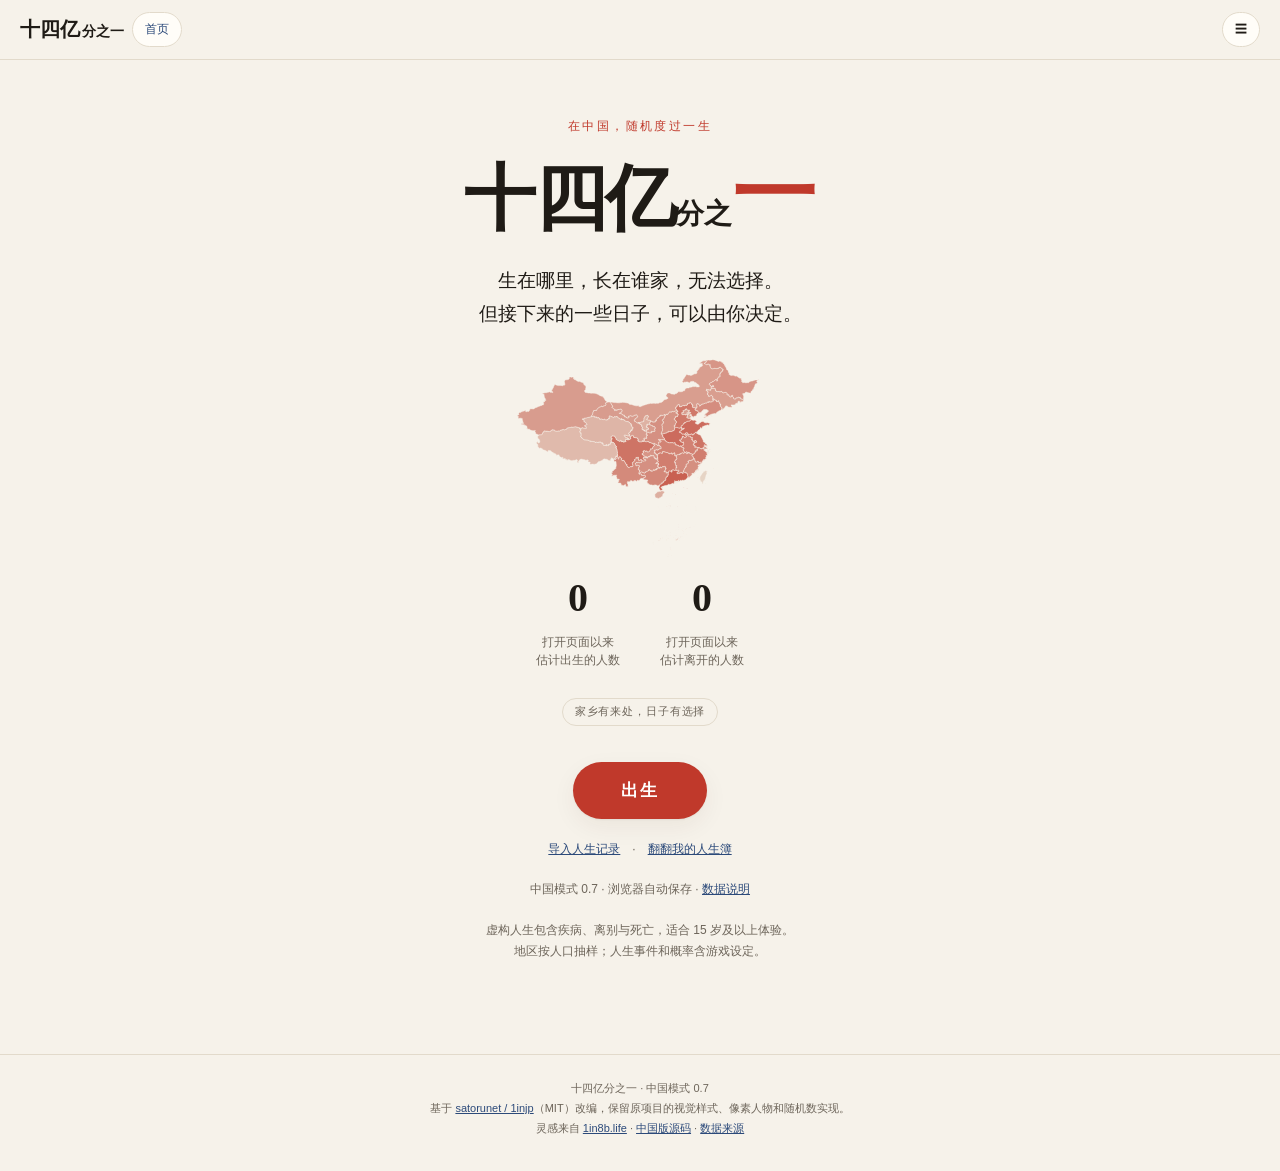
<file: index.html>
<!doctype html>
<html lang="zh-CN" data-theme="light">
<head>
<meta charset="utf-8">
<meta name="viewport" content="width=device-width,initial-scale=1">
<meta name="theme-color" content="#f6f2ea">
<title>十四亿分之一 — 在中国，随机度过一生</title>
<meta name="description" content="随机出生在中国的一个家庭，从童年、升学、工作到晚年，体验另一种人生。基于 1injp 的开源中国模式。">
<link rel="icon" href="data:image/svg+xml,%3Csvg xmlns='http://www.w3.org/2000/svg' viewBox='0 0 40 40'%3E%3Crect width='40' height='40' rx='10' fill='%23c0392b'/%3E%3Ctext x='20' y='29' text-anchor='middle' fill='white' font-size='30'%3E1%3C/text%3E%3C/svg%3E">
<link rel="stylesheet" href="style.css">
<link rel="stylesheet" href="cn.css?v=0.7.0">
</head>
<body>
<header class="top">
  <a class="brand" href="#home" data-go="home"><span class="brand-num">十四亿</span><span class="brand-sub">分之一</span></a>
  <a class="ghost small cn-home-button" href="#home" data-go="home">首页</a>
  <div id="topPlayback" class="cn-top-playback" hidden><button id="btnPlay" class="ghost small">暂停</button><div class="speed" id="speedBtns" aria-label="模拟速度"><button data-speed="1" class="on" aria-pressed="true">1×</button><button data-speed="4" aria-pressed="false">4×</button><button data-speed="16" aria-pressed="false">16×</button></div></div>
  <details id="globalMenu" class="cn-more"><summary class="ghost small" aria-label="打开导航菜单">☰</summary><nav class="mopts cn-more-panel" aria-label="主要导航">
    <a href="#data" data-go="data">数据说明</a>
    <a href="#past" data-go="past">我的人生簿</a>
    <button class="theme" id="soundBtn" aria-label="打开声音" aria-pressed="false">♪̸</button>
    <button class="theme" id="themeBtn" aria-label="切换深浅主题">◐</button>
  </nav></details>
</header>
<main id="main">
  <section id="home" class="view active" aria-label="开始新的人生">
    <div class="hero">
      <p class="eyebrow">在中国，随机度过一生</p>
      <h1><span class="big">十四亿</span>分之<span class="one">一</span></h1>
      <p class="lead">生在哪里，长在谁家，无法选择。<br>但接下来的一些日子，可以由你决定。</p>
      <div class="cn-home-map" id="homeMap" aria-label="中国省级示意图"></div>
      <div class="counters">
        <div><span id="cBirth">0</span><small>打开页面以来<br>估计出生的人数</small></div>
        <div><span id="cDeath">0</span><small>打开页面以来<br>估计离开的人数</small></div>
      </div>
      <p class="cn-kicker">家乡有来处，日子有选择</p>
      <div class="starts">
        <button class="cta secondary" id="btnResume" hidden>继续这一生</button>
        <button class="cta" id="btnBorn">出生</button>
      </div>
      <p id="resumeInfo" class="small muted" hidden></p><div class="cn-home-links"><button class="cn-link" id="btnImport">导入人生记录</button><span>·</span><button class="cn-link" data-go="past">翻翻我的人生簿</button></div>
      <p class="cn-meta">中国模式 0.7 · 浏览器自动保存 · <button class="cn-link" data-go="data">数据说明</button></p>
      <p class="warn">虚构人生包含疾病、离别与死亡，适合 15 岁及以上体验。<br>地区按人口抽样；人生事件和概率含游戏设定。</p>
    </div>
  </section>
  <section id="birth" class="view" aria-label="你的出生信息">
    <div class="birth-wrap">
      <div class="mapbox">
        <div id="jmap" class="jmap"></div>
        <p class="maplegend">红色标记你的出生省份</p>
        <div class="cn-stage" id="birthStage" style="width:100%;height:170px;margin-top:20px"><canvas id="birthCanvas" aria-label="家中的像素场景"></canvas></div>
      </div>
      <div class="birthcard">
        <p class="eyebrow">你的这一生，从这里开始</p>
        <h2 id="bPlace"></h2>
        <p id="bTime" class="muted small"></p><div id="birthTags" class="cn-tags"></div>
        <div class="namebox">
          <label>姓氏<input id="inSei" maxlength="4" autocomplete="off"></label>
          <label>名字<input id="inMei" maxlength="8" autocomplete="off"></label>
        </div>
        <p class="muted small">可以保留随机姓名，也可以写下一个喜欢的名字。</p>
        <h3>你出生的家庭</h3><figure class="famscene" id="bScene"><canvas id="famCv" role="img" aria-label="你的出生家庭像素动画"></canvas><figcaption id="familyMood"></figcaption></figure>
        <dl id="bFamily" class="famlist"></dl>
        <p class="muted small">家庭与生活情况由游戏模型生成。出生地按七普人口抽样，代表城市随机选取。</p>
        <button class="cta" id="btnStart">开始这一生</button>
      </div>
    </div>
  </section>
  <section id="life" class="view" aria-label="人生进行中">
    <div class="lifebar-wrap">
      <div class="lifebar">
        <div class="sbchar" id="sbChar"></div>
        <div class="sbage"><b id="sbAge">0</b>岁<small id="sbYear"></small></div>
        <span id="yearMonth" class="small muted">1 月</span>
        <div class="cn-metrics"><div class="stats" id="stats"></div><div class="money" id="money"></div></div>
        <div class="yearbar" aria-hidden="true"><i id="yearFill"></i></div>
      </div>
    </div>
    <div class="life-grid">
      <div class="col-main">
        <div class="lifehead">
          <div><h2><span id="lName"></span><small id="lStatus" class="cn-inline-status"></small></h2><p id="lWhere" class="muted small"></p></div>
          <div class="pxstage"><canvas id="pxStage" role="img" aria-label="你与家人的像素生活场景"></canvas><span id="pxLabel">和家人散步</span></div>
          <div class="agebox"><span id="lAge">0</span><small>岁</small><span id="lYear" class="muted"></span></div>
        </div>
        <div class="controls cn-controls">
          <button id="btnAssets" class="ghost small" hidden>生活安排</button>
          <div id="focusControl" class="cn-focus-control" hidden><span>生活重心</span><div class="cn-select"><button type="button" class="cn-select-trigger" id="selFocus" role="combobox" aria-label="生活重心" aria-haspopup="listbox" aria-expanded="false">平衡</button></div></div>
          <details id="lifeMenu" class="cn-more"><summary class="ghost small">更多</summary><div class="mopts cn-more-panel">
          <label><input type="checkbox" id="chkAuto"> 自动选择</label>
          <button id="mobileDetailsCompact" class="ghost small">家人 · 账本 ↓</button><button id="btnLetters" class="ghost small">书信 · 文书</button><button id="btnNote" class="ghost small">♡ 记下这一刻</button><section id="privateMatters" class="cn-private" hidden></section>
          </div></details>
          <button id="mobileDetails" class="ghost small">家人 · 账本 ↓</button>
        </div>
        <ol id="feed" class="feed" aria-live="polite" aria-relevant="additions"></ol><p id="feedMore" class="feedmore" hidden><button class="ghost" data-more>翻看更早的年份</button></p>
        <p class="cn-meta">每个普通的日子，也都算数。</p>
      </div>
      <aside class="col-side cn-side"><button id="backToLife" class="ghost small cn-mobile-only">↑ 返回人生记录</button>
        <div class="tabs" role="tablist" aria-label="人生详情">
          <button class="tab active" role="tab" aria-selected="true" aria-controls="tab-fam" data-tab="fam">家庭与生活</button>
          <button class="tab" role="tab" aria-selected="false" aria-controls="tab-map" data-tab="map">人生足迹</button>
          <button class="tab" role="tab" aria-selected="false" aria-controls="tab-curve" data-tab="curve">成长曲线</button>
          <button class="tab" role="tab" aria-selected="false" aria-controls="tab-budget" data-tab="budget">家庭账本</button>
          <button class="tab" role="tab" aria-selected="false" aria-controls="tab-peers" data-tab="peers">同日人生</button>
          <button class="tab" role="tab" aria-selected="false" aria-controls="tab-badges" data-tab="badges">人生点滴</button>
        </div>
        <div class="tabpane active" id="tab-fam" role="tabpanel"></div>
        <div class="tabpane" id="tab-map" role="tabpanel"></div>
        <div class="tabpane" id="tab-curve" role="tabpanel"></div><div class="tabpane" id="tab-budget" role="tabpanel"></div><div class="tabpane" id="tab-peers" role="tabpanel"></div><div class="tabpane" id="tab-badges" role="tabpanel"></div>
      </aside>
    </div>
  </section>
  <section id="end" class="view" aria-label="这一生的记录"><div id="endBody" class="cn-end"></div></section>
  <section id="data" class="view" aria-label="数据说明"><div id="dataBody" class="doc"></div></section>
  <section id="past" class="view" aria-label="过去的人生"><div id="pastBody" class="doc"></div></section>
</main>
<footer class="foot">
  <span>十四亿分之一 · 中国模式 0.7</span><br>
  基于 <a href="https://github.com/satorunet/1injp" target="_blank" rel="noopener">satorunet / 1injp</a>（MIT）改编，保留原项目的视觉样式、像素人物和随机数实现。<br>
  灵感来自 <a href="https://1in8b.life" target="_blank" rel="noopener">1in8b.life</a> · <a href="https://github.com/HornyJason/1incn" target="_blank" rel="noopener">中国版源码</a> · <a href="#data" data-go="data">数据来源</a>
</footer>
<!-- 原项目 modal / sheet / mphone 结构，复用 style.css 中的书信、手机、纸张和动画。 -->
<dialog id="modal" class="modal" aria-labelledby="mTitle"><div class="sheet"><button type="button" class="mclose" id="mHold" aria-label="暂时收起，稍后决定">×</button><p id="mAge" class="eyebrow"></p><h3 id="mTitle"></h3><p id="mText"></p><div id="mOpts" class="mopts"></div><div id="mNote" class="mnote"></div><div id="mPhone" class="mphone"></div><button type="button" id="choiceLater" class="mhold">稍后决定</button></div></dialog>
<dialog id="correspondenceDialog" class="sheet" aria-labelledby="correspondenceTitle"><button type="button" class="mclose" id="correspondenceClose" aria-label="关闭书信文书">×</button><p class="eyebrow">留在这一生里的纸页和消息</p><h3 id="correspondenceTitle">书信与文书</h3><p class="small muted">收到的信、消息和重要决定都可以再翻一翻。</p><div id="correspondenceBody" class="mopts"></div></dialog>
<dialog id="noteDialog" class="cn-dialog" aria-labelledby="noteTitle"><h3 id="noteTitle">记下这一刻</h3><p class="small muted">这段文字只保存在此浏览器中。</p><textarea id="noteText" maxlength="300" aria-label="这一刻的想法" placeholder="此时此刻，你想留下些什么？"></textarea><div class="cn-dialog-actions"><button class="ghost" id="noteCancel">取消</button><button class="cta" id="noteSave">保存</button></div></dialog>
<dialog id="assetDialog" class="cn-dialog cn-asset-dialog" aria-labelledby="assetTitle"><div class="cn-section-title cn-asset-header"><div><p class="eyebrow">把钱花在想要的生活上</p><h3 id="assetTitle">生活安排</h3></div><button class="ghost small" id="assetClose" aria-label="关闭生活安排">关闭</button></div><div id="assetBody"></div></dialog>
<input id="importFile" type="file" accept="application/json,.json" hidden aria-label="选择人生 JSON 文件">
<div id="toast" class="cn-toast" role="status" hidden></div>
<script src="data.js"></script><script src="engine.js"></script>
<script src="cn-economy.js?v=0.7.0"></script>
<script src="cn-pension.js?v=0.7.0"></script>
<script src="cn-study.js?v=0.7.0"></script><script src="cn-finance.js?v=0.7.0"></script><script src="cn-world.js?v=0.7.0"></script><script src="cn-education.js?v=0.7.0"></script><script src="cn-society.js?v=0.7.0"></script><script src="cn-family.js?v=0.7.0"></script><script src="cn-city-stories.js?v=0.7.0"></script><script src="cn-career.js?v=0.7.0"></script><script src="cn-playback.js?v=0.7.0"></script>
<script src="illust.js"></script><script src="pxscenes.js"></script><script src="audio.js"></script><script src="clair.js"></script>
<script src="cn-data.js?v=0.7.0"></script><script src="cn-assets.js?v=0.7.0"></script><script src="cn-queer.js?v=0.7.0"></script><script src="cn-local.js?v=0.7.0"></script><script src="cn-engine.js?v=0.7.0"></script><script src="cn-visuals.js?v=0.7.0"></script><script src="cn-animation.js?v=0.7.0"></script><script src="cn-views.js?v=0.7.0"></script><script src="cn-interactions.js?v=0.7.0"></script><script src="cn-app.js?v=0.7.0"></script>
</body>
</html>
</file>
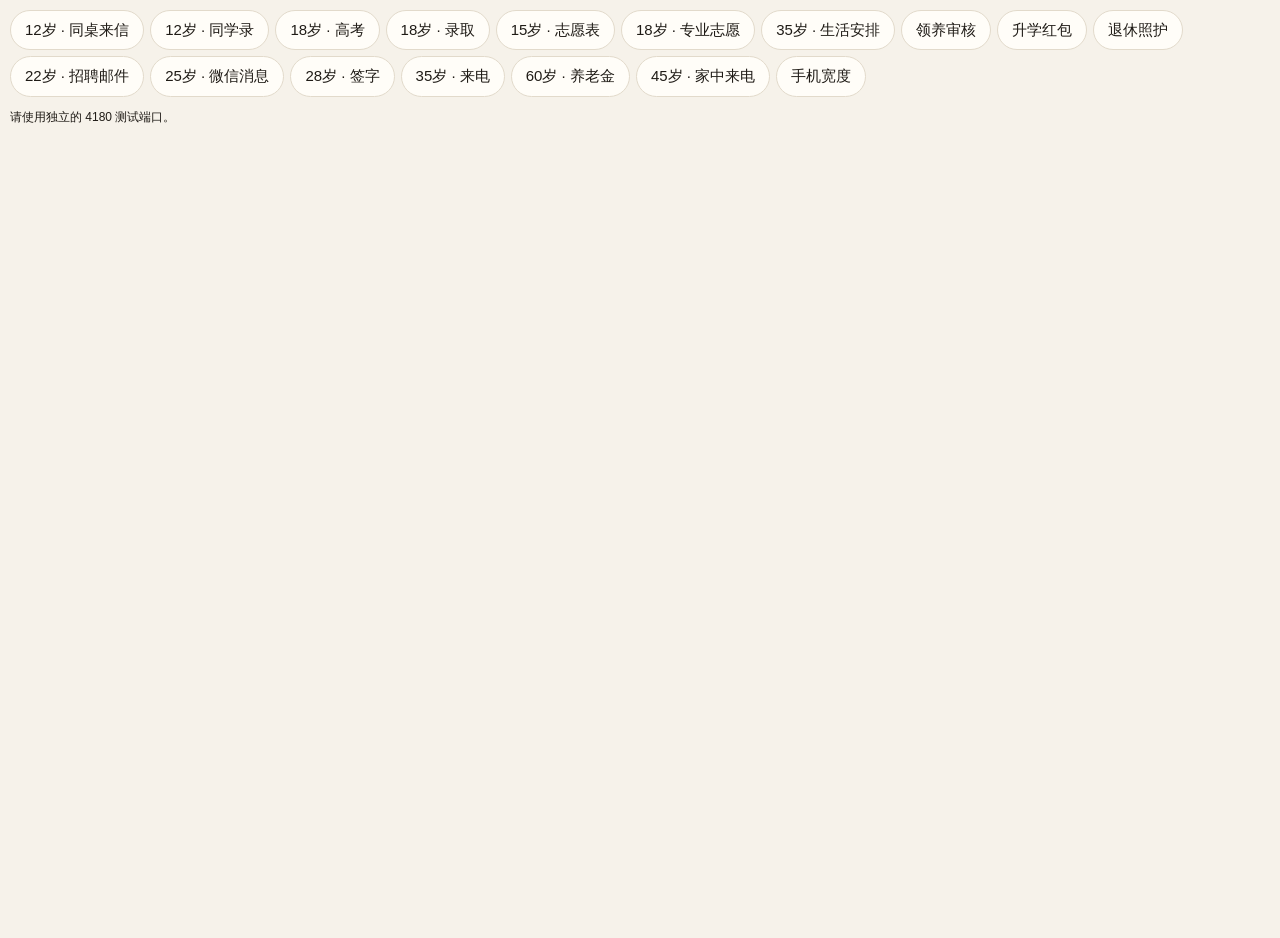
<file: tests/interaction-lab.html>
<!doctype html><html lang="zh-CN"><meta charset="utf-8"><meta name="viewport" content="width=device-width,initial-scale=1"><title>0.7 互动验收（独立测试端口）</title><link rel="stylesheet" href="../style.css"><link rel="stylesheet" href="../cn.css"><style>body{margin:0}nav{padding:10px;display:flex;flex-wrap:wrap;gap:6px}iframe{display:block;width:100%;height:calc(100vh - 90px);border:0}#status{margin:0 10px;font-size:12px}</style>
<nav id="scenarios" aria-label="测试场景"><button class="ghost" data-age="12" data-id="schoolLetter">12岁 · 同桌来信</button><button class="ghost" data-age="12" data-id="schoolLetter" data-seed="2">12岁 · 同学录</button><button class="ghost" data-age="18" data-id="further">18岁 · 高考</button><button class="ghost" data-age="18" data-id="admission">18岁 · 录取</button><button class="ghost" data-age="15" data-id="zhongkao">15岁 · 志愿表</button><button class="ghost" data-age="18" data-id="major">18岁 · 专业志愿</button><button class="ghost" data-age="35" data-id="arrangements" data-preview="arrangements">35岁 · 生活安排</button><button class="ghost" data-age="35" data-id="adoption_" data-preview="adoption">领养审核</button><button class="ghost" data-age="49" data-id="gift_">升学红包</button><button class="ghost" data-age="64" data-id="grandcare_">退休照护</button><button class="ghost" data-age="22" data-id="jobSearch_">22岁 · 招聘邮件</button><button class="ghost" data-age="25" data-id="social">25岁 · 微信消息</button><button class="ghost" data-age="28" data-id="marriage">28岁 · 签字</button><button class="ghost" data-age="35" data-id="festival">35岁 · 来电</button><button class="ghost" data-age="60" data-id="retirement" data-preview="retirement">60岁 · 养老金</button><button class="ghost" data-age="45" data-id="funeral_" data-preview="funeral">45岁 · 家中来电</button><button class="ghost" id="mobile">手机宽度</button></nav><p id="status">仅在 4180 端口执行，避免覆盖正式预览的存档。</p><iframe id="game" title="测试人生"></iframe>
<script src="../data.js?v=0.7.0"></script><script src="../engine.js?v=0.7.0"></script><script src="../cn-data.js?v=0.7.0"></script><script src="../cn-assets.js?v=0.7.0"></script><script src="../cn-queer.js?v=0.7.0"></script><script src="../cn-economy.js?v=0.7.0"></script>
<script src="../cn-pension.js?v=0.7.0"></script>
<script src="../cn-study.js?v=0.7.0"></script><script src="../cn-finance.js?v=0.7.0"></script><script src="../cn-world.js?v=0.7.0"></script><script src="../cn-education.js?v=0.7.0"></script><script src="../cn-society.js?v=0.7.0"></script><script src="../cn-family.js?v=0.7.0"></script><script src="../cn-city-stories.js?v=0.7.0"></script><script src="../cn-career.js?v=0.7.0"></script><script src="../cn-local.js?v=0.7.0"></script><script src="../cn-engine.js?v=0.7.0"></script>
<script>
if(location.port!=='4180')document.querySelector('#status').textContent='请使用独立的 4180 测试端口。';
document.querySelector('#scenarios').onclick=e=>{const b=e.target.closest('[data-age]');if(!b||location.port!=='4180')return;const age=+b.dataset.age,id=b.dataset.id;let found;
if(b.dataset.preview){found=CNEngine.createLife({seed:1,date:'2026-10-28T12:00:00+08:00'});found.age=age;found.year=found.born.y+age;found.edu.stage='work';found.edu.label='工作待安排';found.savings=50000;if(b.dataset.preview==='arrangements'){found.eduDone='本科';found.income=120000;found.job={title:'企业职员',kind:'college',sector:'private',sinceAge:25,salaryHistory:[120000]};}if(b.dataset.preview==='retirement'){found.done={schoolLife:true,schoolLetter:true,interest:true,homeLetter:true,social:true,career:true,housing:true,care:true};found.eduDone='本科';found.job={title:'基层公共服务岗位',kind:'college',sector:'civil',sinceAge:25,salaryHistory:[120000]};found.income=120000;found.careerYears=35;found.careerIncome=4200000;delete found.pension;CNPension.normalize(found);}if(b.dataset.preview==='funeral'){found.fam.mother.alive=false;found.fam.mother.deathAge=found.fam.mother.age0+age;CNSociety.onParentDeath(found,'mother',()=>{});}if(b.dataset.preview==='adoption'){CNEngine.transact(found,'adopt',{});found.age++;found.year++;}}
for(let seed=+(b.dataset.seed||1);seed<(b.dataset.seed?+b.dataset.seed+1:150)&&!found;seed++){const l=CNEngine.runAuto(CNEngine.createLife({seed,date:'2026-10-27T12:00:00+08:00'}),age);if(!l.alive)continue;for(let n=0;n<20;n++){const d=CNEngine.pendingDecisions(l)[0];if(!d)break;if(d.id===id||id.endsWith('_')&&d.id.startsWith(id)){found=l;break;}CNEngine.resolve(l,d,CNEngine.autoChoice(l,d));}}
if(!found){document.querySelector('#status').textContent='没有找到该场景';return;}found.started=true;const frame=document.querySelector('#game');frame.onload=()=>{frame.onload=null;localStorage.setItem('1incn-v1:auto','false');localStorage.setItem('1incn-v1:current',JSON.stringify(CNEngine.serialize(found)));document.querySelector('#status').textContent=`测试种子 ${found.seed}，${age} 岁，等待 ${id}。`;frame.src='../?interaction-test='+id+'&run='+Date.now();};frame.src='about:blank';};
document.querySelector('#mobile').onclick=()=>{const f=document.querySelector('#game');f.style.width=f.style.width==='390px'?'100%':'390px';f.style.height='844px';};
</script></html>
</file>
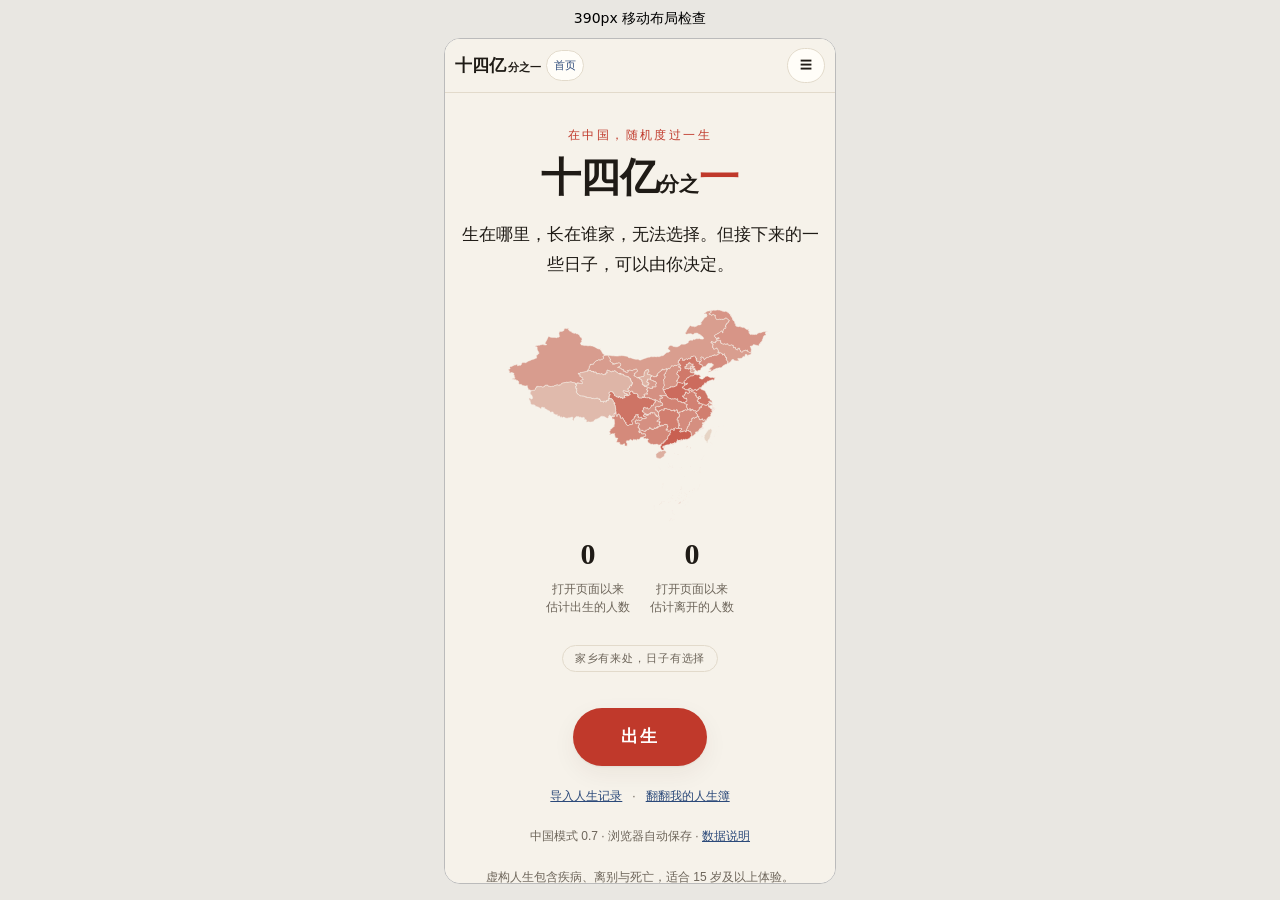
<file: tests/mobile-preview.html>
<!doctype html><html lang="zh-CN"><meta charset="utf-8"><title>390px 移动布局检查</title><style>body{margin:0;background:#e9e7e2;font:14px system-ui;text-align:center}h1{font-size:14px;font-weight:400;padding:10px;margin:0}iframe{display:block;margin:auto;border:1px solid #bbb;border-radius:16px;background:white;width:390px;height:844px;max-width:100vw}</style><h1>390px 移动布局检查</h1><iframe title="中国版人生模拟器的手机布局" src="../index.html?preview=4"></iframe></html>
</file>
<file: style.css>
:root {
  --bg: #f6f2ea;
  --paper: #fffdf8;
  --ink: #1f1b16;
  --muted: #6d655a;
  --line: #e2dacb;
  --accent: #c0392b;      /* 朱 */
  --accent-soft: #f3d9d3;
  --indigo: #2c4a7a;      /* 藍 */
  --good: #3f7d4e;
  --bad: #b5651d;
  --grave: #4a4a4a;
  --tile: #e9e1d2;
  --tile-hi: #c0392b;
  --shadow: 0 1px 2px rgba(0,0,0,.05), 0 8px 24px rgba(60,40,20,.06);
  --il-ink: #2b2620; --il-paper: #fffaf0; --il-accent: #c0392b; --il-indigo: #2c4a7a; --il-green: #5c8a5a; --il-yellow: #e8b94a; --il-skin: #f2c9a5; --il-sky: #a9c7e6; --il-soft: #e9e1d2; --il-dark: #2b2620;
  --serif: "Shippori Mincho", "Hiragino Mincho ProN", "Yu Mincho", serif;
  --sans: "Noto Sans JP", "Hiragino Sans", "Yu Gothic", system-ui, sans-serif;
}
@media (prefers-color-scheme: dark) {
  :root:not([data-theme="light"]) {
    --bg: #15130f; --paper: #1d1a15; --ink: #ece6da; --muted: #a39a8b; --line: #332e26;
    --accent: #e0644f; --accent-soft: #3a211c; --indigo: #8fb0e6; --good: #7cc08c; --bad: #e0a060; --grave: #b8b1a5;
    --tile: #2a261f; --tile-hi: #e0644f; --shadow: 0 1px 2px rgba(0,0,0,.3);
    --il-ink:#ece6da; --il-paper:#2a261f; --il-soft:#3a342b; --il-accent:#e0604c; --il-indigo:#6b8cc4; --il-green:#7fae7c; --il-yellow:#e2b552; --il-skin:#d9ab86; --il-sky:#6f93b8; --il-dark:#1a1612;
  }
}
:root[data-theme="dark"] {
  --bg: #15130f; --paper: #1d1a15; --ink: #ece6da; --muted: #a39a8b; --line: #332e26;
  --accent: #e0644f; --accent-soft: #3a211c; --indigo: #8fb0e6; --good: #7cc08c; --bad: #e0a060; --grave: #b8b1a5;
  --tile: #2a261f; --tile-hi: #e0644f; --shadow: 0 1px 2px rgba(0,0,0,.3);
    --il-ink:#ece6da; --il-paper:#2a261f; --il-soft:#3a342b; --il-accent:#e0604c; --il-indigo:#6b8cc4; --il-green:#7fae7c; --il-yellow:#e2b552; --il-skin:#d9ab86; --il-sky:#6f93b8; --il-dark:#1a1612;
}
* { box-sizing: border-box; }
html, body { margin: 0; overflow-x: clip; }
body { background: var(--bg); color: var(--ink); font-family: var(--sans); line-height: 1.75; font-size: 15px; -webkit-font-smoothing: antialiased; }
a { color: var(--indigo); }
button, select, input { font: inherit; color: inherit; }
.muted { color: var(--muted); }
.small { font-size: 12.5px; }

header.top { display: flex; align-items: center; justify-content: space-between; padding: 12px 20px; border-bottom: 1px solid var(--line); position: sticky; top: 0; background: color-mix(in srgb, var(--bg) 92%, transparent); backdrop-filter: blur(6px); z-index: 20; }
.brand { text-decoration: none; color: var(--ink); font-family: var(--serif); font-weight: 800; display: flex; align-items: baseline; gap: 2px; }
.brand-num { font-size: 20px; }
.brand-sub { font-size: 14px; }
header nav { display: flex; gap: 16px; align-items: center; font-size: 13px; }
header nav a { color: var(--muted); text-decoration: none; }
header nav a:hover { color: var(--ink); }
.theme { background: none; border: 1px solid var(--line); border-radius: 50%; width: 30px; height: 30px; cursor: pointer; }

.view { display: none; }
.view.active { display: block; }

/* hero */
.hero { max-width: 680px; margin: 0 auto; padding: 56px 20px 80px; text-align: center; }
.eyebrow { letter-spacing: .2em; font-size: 12px; color: var(--accent); margin: 0 0 8px; }
.hero h1 { font-family: var(--serif); font-weight: 800; font-size: 28px; margin: 0; line-height: 1.2; }
.hero h1 .big { font-size: 72px; letter-spacing: -.02em; }
.hero h1 .one { font-size: 84px; color: var(--accent); }
.lead { font-family: var(--serif); font-size: 19px; margin: 18px 0 28px; }
.counters { display: flex; justify-content: center; gap: 40px; margin: 0 0 28px; }
.counters div { display: flex; flex-direction: column; align-items: center; }
.counters span { font-family: var(--serif); font-size: 40px; font-weight: 700; font-variant-numeric: tabular-nums; }
.counters small { color: var(--muted); font-size: 12px; line-height: 1.5; }
.body { text-align: left; color: var(--muted); }
.opts { display: flex; gap: 16px; justify-content: center; flex-wrap: wrap; margin: 24px 0; text-align: left; }
.opts label { display: flex; flex-direction: column; font-size: 12px; color: var(--muted); gap: 4px; }
select, input { background: var(--paper); border: 1px solid var(--line); border-radius: 8px; padding: 6px 10px; }
.cta { background: var(--accent); color: #fff; border: none; border-radius: 999px; padding: 14px 48px; font-size: 17px; font-weight: 700; letter-spacing: .1em; cursor: pointer; box-shadow: var(--shadow); transition: transform .15s; }
.cta:hover { transform: translateY(-1px); }
.warn { font-size: 12px; color: var(--muted); margin-top: 20px; }
.ghost { background: var(--paper); border: 1px solid var(--line); border-radius: 999px; padding: 6px 14px; cursor: pointer; }
.ghost:hover { border-color: var(--ink); }
.ghost.on { background: var(--ink); color: var(--bg); border-color: var(--ink); }

/* birth */
.jmap { background: color-mix(in srgb, var(--indigo) 6%, var(--bg)); border-radius: 14px; padding: 6px; }
.birth-wrap { max-width: 1040px; margin: 0 auto; padding: 32px 20px 64px; display: grid; grid-template-columns: 1fr 1fr; gap: 32px; align-items: start; }
.mapbox { position: sticky; top: 72px; }
.tilemap { display: grid; grid-template-columns: repeat(13, 1fr); grid-template-rows: repeat(12, 1fr); gap: 3px; aspect-ratio: 13 / 12; }
.tile { background: var(--tile); border-radius: 4px; display: flex; align-items: center; justify-content: center; font-size: 10px; color: var(--muted); transition: background .12s, transform .12s, color .12s; user-select: none; }
.tile.hot { background: var(--tile-hi); color: #fff; transform: scale(1.15); z-index: 2; }
.tile.final { background: var(--accent); color: #fff; transform: scale(1.3); box-shadow: 0 0 0 3px var(--paper), 0 0 0 5px var(--accent); z-index: 3; }
.maplegend { font-size: 11px; color: var(--muted); text-align: center; }
.birthcard { background: var(--paper); border: 1px solid var(--line); border-radius: 16px; padding: 24px; box-shadow: var(--shadow); animation: rise .5s ease; }
.birthcard h2 { font-family: var(--serif); font-size: 26px; margin: 0; line-height: 1.4; }
.birthcard h3 { font-family: var(--serif); font-size: 16px; margin: 20px 0 8px; border-top: 1px solid var(--line); padding-top: 16px; }
.namebox { display: flex; gap: 10px; align-items: end; margin-top: 16px; flex-wrap: wrap; }
.namebox label { display: flex; flex-direction: column; font-size: 12px; color: var(--muted); }
.namebox input { width: 110px; font-family: var(--serif); font-size: 20px; font-weight: 700; }
.ghost.small { font-size: 12px; padding: 6px 12px; }
.famlist { display: grid; grid-template-columns: auto 1fr; gap: 6px 14px; margin: 0 0 16px; font-size: 14px; }
.famlist dt { color: var(--muted); white-space: nowrap; }
.famlist dd { margin: 0; }
.birthcard .cta { width: 100%; margin-top: 8px; }
@keyframes rise { from { opacity: 0; transform: translateY(10px); } to { opacity: 1; transform: none; } }

/* life */
.life-grid { max-width: 1180px; margin: 0 auto; padding: 20px; display: grid; grid-template-columns: minmax(0, 1.5fr) minmax(0, 1fr); gap: 24px; align-items: start; }
.lifehead { display: flex; justify-content: space-between; align-items: start; gap: 12px; }
.lifehead h2 { font-family: var(--serif); font-size: 26px; margin: 0; line-height: 1.3; }
.lifehead h2 small { font-size: 13px; color: var(--muted); font-family: var(--sans); font-weight: 400; margin-left: 6px; }
.lifehead p { margin: 2px 0 0; font-size: 13px; }
.agebox { text-align: right; font-family: var(--serif); line-height: 1; }
.agebox > span:first-child { font-size: 56px; font-weight: 800; font-variant-numeric: tabular-nums; }
.agebox small { font-size: 16px; margin-left: 2px; }
.agebox .muted { display: block; font-family: var(--sans); font-size: 12px; margin-top: 6px; }
.status { margin: 6px 0 14px; padding: 6px 12px; background: var(--accent-soft); border-radius: 8px; display: inline-block; font-size: 13.5px; }
.stats { display: grid; grid-template-columns: repeat(4, minmax(0, 1fr)); gap: 4px 12px; margin: 2px 0; }
.stat { display: grid; grid-template-columns: minmax(0, 1fr) auto; align-items: baseline; column-gap: 4px; font-size: 11.5px; line-height: 1.3; }
.stat .lbl { color: var(--muted); white-space: nowrap; overflow: hidden; text-overflow: ellipsis; }
.stat b { text-align: right; font-variant-numeric: tabular-nums; font-size: 13px; }
.stat .bar { grid-column: 1 / -1; margin: 2px 0 0; height: 4px; border-radius: 2px; }
.bar { height: 6px; background: var(--line); border-radius: 3px; margin-top: 5px; overflow: hidden; }
.bar i { display: block; height: 100%; background: var(--indigo); border-radius: 3px; transition: width .6s ease; }
.money { display: flex; gap: 18px; flex-wrap: wrap; font-size: 13px; color: var(--muted); margin: 10px 2px 0; }
.money b { color: var(--ink); font-variant-numeric: tabular-nums; }
.controls { display: flex; gap: 8px; align-items: center; flex-wrap: wrap; margin: 16px 0 10px; padding: 10px 0; border-top: 1px solid var(--line); border-bottom: 1px solid var(--line); font-size: 13px; }
.speed { display: flex; gap: 4px; }
.speed button { padding: 4px 10px; font-size: 12px; }
.auto, .focus { display: flex; gap: 6px; align-items: center; color: var(--muted); }
.focus { margin-left: auto; }
.focus select { padding: 3px 8px; font-size: 13px; }

.feed { list-style: none; margin: 0; padding: 0; max-height: 62vh; overflow-y: auto; display: block; }
.feed .feed { max-height: none; overflow: visible; }
.feed li { padding: 8px 4px 8px 52px; position: relative; border-bottom: 1px dashed var(--line); animation: rise .4s ease; font-size: 14.5px; }
.feed li .a { position: absolute; left: 4px; top: 9px; font-size: 11.5px; color: var(--muted); font-variant-numeric: tabular-nums; width: 44px; }
.feed li.good { }
.feed li.bad { color: var(--bad); }
.feed li.grave { color: var(--grave); font-weight: 700; }
.feed li.choice { color: var(--indigo); }
.feed li.world { color: var(--muted); }
.feed li .n { display: block; font-size: 11.5px; color: var(--muted); font-weight: 400; margin-top: 2px; }
.feed li.yearmark { padding: 14px 4px 4px 4px; border-bottom: none; font-family: var(--serif); font-weight: 700; font-size: 13px; color: var(--muted); }
.feed li.note { color: var(--ink); font-family: var(--serif); font-style: italic; }

.col-side { position: sticky; top: 72px; background: var(--paper); border: 1px solid var(--line); border-radius: 14px; box-shadow: var(--shadow); }
.tabs { display: flex; border-bottom: 1px solid var(--line); overflow-x: auto; }
.tab { background: none; border: none; padding: 10px 12px; font-size: 12.5px; color: var(--muted); cursor: pointer; border-bottom: 2px solid transparent; white-space: nowrap; }
.tab.active { color: var(--ink); border-bottom-color: var(--accent); }
.tabpane { display: none; padding: 16px; max-height: 70vh; overflow-y: auto; font-size: 13.5px; }
.tabpane.active { display: block; }
.tabpane h4 { font-family: var(--serif); margin: 14px 0 6px; font-size: 14px; }
.tabpane h4:first-child { margin-top: 0; }
.kv { display: grid; grid-template-columns: auto 1fr; gap: 3px 12px; }
.kv dt { color: var(--muted); }
.kv dd { margin: 0; }
.lifemap { display: grid; grid-template-columns: repeat(10, 1fr); gap: 3px; }
.lifemap span { aspect-ratio: 1; border-radius: 3px; background: var(--line); }
.lifemap span.cur { outline: 2px solid var(--accent); }
.lifemap span.dead { background: var(--ink); }
.peer { border: 1px solid var(--line); border-radius: 10px; padding: 10px 12px; margin-bottom: 8px; }
.peer b { font-family: var(--serif); }
.peer .st { font-size: 12.5px; color: var(--muted); }
.peer.gone { opacity: .6; }
.help { background: var(--accent-soft); border-radius: 10px; padding: 10px 14px; font-size: 13px; margin: 10px 0; }
.help b { display: block; margin-bottom: 4px; }

/* modal */
.modal { position: fixed; inset: 0; background: rgba(20,15,10,.45); display: flex; align-items: center; justify-content: center; z-index: 50; padding: 16px; }
.modal[hidden] { display: none; }
.sheet { background: var(--paper); border-radius: 16px; max-width: 520px; width: 100%; padding: 24px; box-shadow: 0 20px 60px rgba(0,0,0,.25); animation: rise .3s ease; max-height: 90vh; overflow-y: auto; }
.sheet h3 { font-family: var(--serif); font-size: 22px; margin: 0 0 8px; }
.sheet p { margin: 0 0 14px; }
.mopts { display: flex; flex-direction: column; gap: 8px; }
.mopts button { text-align: left; background: var(--bg); border: 1px solid var(--line); border-radius: 10px; padding: 10px 14px; cursor: pointer; }
.mopts button:hover { border-color: var(--accent); }
.mopts button small { display: block; color: var(--muted); font-size: 12px; }
.mopts textarea { width: 100%; min-height: 70px; background: var(--bg); border: 1px solid var(--line); border-radius: 10px; padding: 10px; font: inherit; color: inherit; }
.mnote { font-size: 12px; color: var(--muted); margin-top: 10px; }

/* end */
.endwrap { max-width: 760px; margin: 0 auto; padding: 48px 20px 80px; }
.endwrap h1 { font-family: var(--serif); font-size: 34px; margin: 0 0 4px; line-height: 1.35; }
.endwrap h2 { font-family: var(--serif); font-size: 18px; margin: 28px 0 10px; border-bottom: 1px solid var(--line); padding-bottom: 6px; }
.endwrap .epitaph { font-family: var(--serif); font-size: 19px; margin: 18px 0; }
.endstats { display: grid; grid-template-columns: repeat(auto-fit, minmax(150px, 1fr)); gap: 10px; }
.endstats div { background: var(--paper); border: 1px solid var(--line); border-radius: 10px; padding: 10px 12px; }
.endstats small { display: block; color: var(--muted); font-size: 11.5px; }
.endstats b { font-family: var(--serif); font-size: 20px; }
.endbtns { display: flex; gap: 10px; flex-wrap: wrap; margin-top: 28px; }

.doc { max-width: 760px; margin: 0 auto; padding: 40px 20px 80px; }
.doc h1 { font-family: var(--serif); font-size: 28px; }
.doc h2 { font-family: var(--serif); font-size: 18px; margin-top: 28px; }
.doc table { width: 100%; border-collapse: collapse; font-size: 13px; }
.doc td, .doc th { border-bottom: 1px solid var(--line); padding: 6px 8px; text-align: left; vertical-align: top; }
.doc th { color: var(--muted); font-weight: 500; white-space: nowrap; }

@media (max-width: 860px) {
  .birth-wrap, .life-grid { grid-template-columns: minmax(0, 1fr); padding: 16px; }
  .agebox > span:first-child { font-size: 44px; }
  .lifehead h2 { font-size: 22px; }
  .mapbox, .col-side { position: static; }
  .hero h1 .big, .hero h1 .one { font-size: 44px; }
  .counters { gap: 20px; }
  .counters span { font-size: 30px; }
  .feed { max-height: none; }
  .tile { font-size: 8px; }
  header nav { gap: 10px; font-size: 12px; }
  .focus { margin-left: 0; }
}

/* 地図 */
.jmap svg { width: 100%; height: auto; display: block; }
.jmap path { stroke: var(--paper); stroke-width: .8; transition: fill .15s; }
.jmap path.hot { fill: var(--accent) !important; }
.jmap path.final { fill: var(--accent) !important; }
.jmap .inset { fill: none; stroke: var(--line); stroke-width: 1; }
.jmap .pin { fill: var(--ink); stroke: var(--paper); stroke-width: 2.5; }
.jmap .pin-ring { fill: none; stroke: var(--accent); stroke-width: 3; animation: ping 1.8s ease-out infinite; transform-box: fill-box; transform-origin: center; }
.jmap .pin2 { fill: var(--indigo); stroke: var(--paper); stroke-width: 2; }
.jmap .lbl { font-size: 22px; font-weight: 700; fill: var(--ink); paint-order: stroke; stroke: var(--paper); stroke-width: 5px; font-family: var(--serif); }
@keyframes ping { 0% { transform: scale(.4); opacity: 1; } 100% { transform: scale(2.6); opacity: 0; } }
.minimap { max-width: 260px; margin: 0 auto 6px; }
.minimap .lbl { font-size: 52px; stroke-width: 10px; }
.minimap .pin { stroke-width: 6; }
.minimap .pin-ring { stroke-width: 6; }
.resume { background: var(--paper); border: 1px solid var(--line); border-radius: 12px; padding: 12px 16px; margin: 0 auto 16px; max-width: 420px; text-align: left; font-size: 14px; }
.resume button { margin-top: 8px; }
.foot { font-size: 11px; color: var(--muted); text-align: center; padding: 24px 16px 32px; border-top: 1px solid var(--line); }
.foot .gh { display: inline-flex; align-items: center; gap: 5px; margin-top: 8px; color: inherit; text-decoration: none; }
.foot .gh:hover { color: var(--ink); text-decoration: underline; }
.foot .gh svg { flex: none; }
.feed li .ic { position: absolute; left: 30px; top: 7px; font-size: 15px; line-height: 1.4; }
.feed li { padding-left: 58px; }
.feed li .a { width: 30px; }
.profile { display: flex; gap: 12px; align-items: center; margin-bottom: 6px; }
.profile .av { font-size: 34px; width: 52px; height: 52px; border-radius: 50%; background: var(--accent-soft); display: flex; align-items: center; justify-content: center; flex: none; }
.profile b { font-family: var(--serif); font-size: 18px; display: block; line-height: 1.3; }
.profile small { color: var(--muted); }

.hero { position: relative; overflow-x: clip; }
.hero > *:not(.jmap) { position: relative; z-index: 1; }
.jmap.home { position: absolute; z-index: 0; top: 10px; left: 50%; transform: translateX(-50%); width: min(820px, 120%); background: none; padding: 0; opacity: .22; pointer-events: none; }
.jmap.home .dot { opacity: .9; }
.jmap .dot { fill: var(--ink); opacity: .55; }
.jmap .dot.new { fill: var(--accent); opacity: 1; animation: pop 1.2s ease-out; transform-box: fill-box; transform-origin: center; }
@keyframes pop { 0% { transform: scale(4); opacity: 0; } 40% { opacity: 1; } 100% { transform: scale(1); } }

.starts { display: flex; gap: 12px; justify-content: center; flex-wrap: wrap; margin-top: 24px; }
.cta.secondary { background: var(--paper); color: var(--ink); border: 1px solid var(--line); }

.fast { margin: 0 0 4px; letter-spacing: .1em; }
.jmap .dot.gone { fill: var(--muted); opacity: 0; animation: fadeout 2.2s ease-out; }
@keyframes fadeout { 0% { opacity: .9; r: 6; } 100% { opacity: 0; r: 14; } }

.brand { white-space: nowrap; flex: none; }
header nav { white-space: nowrap; }
header nav .sm { display: none; }
@media (max-width: 560px) {
  header.top { padding: 10px 16px; gap: 10px; }
  .brand-num { font-size: 17px; }
  .brand-sub { font-size: 12px; }
  header nav .lg { display: none; }
  header nav .sm { display: inline; }
  .hero { padding: 32px 16px 56px; }
  .hero h1 .big, .hero h1 .one { font-size: 40px; }
  .hero h1 { font-size: 20px; white-space: nowrap; }
  .lead { font-size: 16px; }
  .lead br { display: none; }
}

.col-main, .col-side, .birthcard, .mapbox { min-width: 0; }

.feed li { padding-left: 76px; min-height: 44px; }
.feed li .ic { position: absolute; left: 34px; top: 5px; width: 34px; height: 34px; }
.feed li .ic svg, .mil svg, .profile .av svg { width: 100%; height: 100%; display: block; }
.feed li.yearmark { padding-left: 4px; min-height: 0; }
.mil { display: inline-block; width: 44px; height: 44px; vertical-align: middle; margin-right: 8px; }
.profile .av { background: none; width: 56px; height: 56px; }

.jmap svg { overflow: hidden; }
.jmap .stork-wing { transition: transform .12s; transform-box: fill-box; }
.jmap svg g.stork-body, .jmap svg .stork-wing { filter: drop-shadow(0 2px 2px rgba(0,0,0,.25)); }

.mapwrap { position: relative; }
.mapcap { position: absolute; left: 50%; bottom: 18px; transform: translateX(-50%); background: color-mix(in srgb, var(--paper) 92%, transparent); border: 1px solid var(--line); border-radius: 14px; padding: 12px 22px; text-align: center; font-family: var(--serif); font-size: 22px; line-height: 1.45; box-shadow: var(--shadow); animation: rise .6s ease; white-space: nowrap; }
.mapcap small { display: block; font-family: var(--sans); font-size: 12px; color: var(--muted); }
.mapcap b { color: var(--accent); }
.sr { position: absolute; width: 1px; height: 1px; overflow: hidden; clip: rect(0 0 0 0); }
.hometoast { position: absolute; z-index: 2; transform: translate(-50%, -150%); background: var(--paper); border: 1px solid var(--line); border-radius: 999px; padding: 4px 12px; font-size: 12.5px; white-space: nowrap; box-shadow: var(--shadow); opacity: 0; pointer-events: none; }
.hometoast.show { animation: toast 6s ease forwards; }
@keyframes toast { 0% { opacity: 0; } 8% { opacity: 1; } 75% { opacity: 1; } 100% { opacity: 0; } }
@media (max-width: 560px) { .mapcap { font-size: 17px; padding: 10px 14px; white-space: normal; width: 86%; } }
.yomi { display: block; font-size: 11px; color: var(--muted); letter-spacing: .15em; min-height: 1.4em; }
.feed li.chapter { padding: 18px 4px 6px; font-family: var(--serif); font-weight: 800; font-size: 17px; color: var(--accent); border-bottom: 2px solid var(--accent-soft); min-height: 0; letter-spacing: .05em; }
.feed li.story { font-family: var(--serif); }
.reflect { display: block; font-family: var(--serif); font-size: 15px; line-height: 1.8; margin-bottom: 8px; }
.epi2 { font-family: var(--serif); font-size: 22px; font-weight: 700; color: var(--accent); margin: 8px 0 18px; }
.stork3d { position: absolute; inset: 0; width: 100%; height: 100%; pointer-events: none; z-index: 4; }
.scene { display: flex; gap: 16px; align-items: center; background: var(--paper); border: 1px solid var(--line); border-radius: 14px; padding: 12px 16px; margin: 0 0 10px; min-height: 104px; }
.scene-il { width: 88px; height: 88px; flex: none; }
.scene-il svg { width: 100%; height: 100%; }
.scene p { margin: 0; font-family: var(--serif); font-size: 16px; line-height: 1.6; }
@media (max-width: 560px) { .scene-il { width: 64px; height: 64px; } .scene p { font-size: 14px; } }
.feed li .star { position: absolute; right: 2px; top: 6px; background: none; border: none; color: var(--line); cursor: pointer; font-size: 14px; padding: 2px 4px; }
.feed li:hover .star { color: var(--muted); }
.feed li.starred .star { color: var(--accent); }
.feed li.starred .star::before { content: '★'; position: absolute; background: var(--bg); }
.feed li { padding-right: 26px; }
.gift { width: 100%; min-height: 70px; background: var(--paper); border: 1px solid var(--line); border-radius: 10px; padding: 10px; font: inherit; color: inherit; }

/* 決断の保留 */
.mhold { display: block; margin: 14px auto 0; background: none; border: 0; color: var(--muted); font-size: 12.5px; text-decoration: underline; cursor: pointer; padding: 6px; }
.mhold:hover { color: var(--accent); }
.heldbar { position: fixed; left: 50%; bottom: 16px; transform: translateX(-50%); z-index: 40; display: flex; align-items: center; gap: 10px; max-width: calc(100vw - 32px); background: var(--paper); border: 1px solid var(--accent); border-radius: 999px; padding: 8px 8px 8px 16px; box-shadow: 0 8px 30px rgba(0,0,0,.2); animation: rise .3s ease; }
.heldbar[hidden] { display: none; }
.heldbar b { font-family: var(--serif); font-size: 14px; overflow: hidden; text-overflow: ellipsis; white-space: nowrap; min-width: 0; }
.heldbar span { white-space: nowrap; }
.heldbar button { flex: none; background: var(--accent); color: #fff; border: 0; border-radius: 999px; padding: 7px 16px; font-weight: 600; cursor: pointer; }
@media (max-width: 520px) { .heldbar span { display: none; } }

/* 年齢と速さ：常に上に表示 */
.lifebar-wrap { position: sticky; top: var(--hdr-h, 57px); z-index: 15; background: var(--bg); border-bottom: 1px solid var(--line); }
.lifebar { position: relative; max-width: 1180px; margin: 0 auto; display: flex; align-items: center; gap: 8px; padding: 8px 20px; font-size: 13px; }
.lifebar .yearbar { left: 20px !important; right: 20px !important; }
#life .agebox { display: none; }
.lifebar #btnNext { margin-left: 8px; }
.lifebar .sbpace { margin-left: auto; }
.lifebar .sbage { font-family: var(--serif); margin-right: 4px; white-space: nowrap; }
.lifebar .sbage b { font-size: 26px; font-weight: 800; font-variant-numeric: tabular-nums; margin-right: 1px; }
.lifebar .sbage small { font-family: var(--sans); color: var(--muted); font-size: 11.5px; margin-left: 6px; }
@media (max-width: 560px) {
  .lifebar { gap: 6px; flex-wrap: nowrap; padding: 8px 12px 14px; }
  .lifebar .yearbar { left: 12px !important; right: 12px !important; }
  .lifebar .sbage b { font-size: 22px; }
  .lifebar .sbage small { display: none; }
  .lifebar button { padding: 5px 9px; font-size: 12px; }
  .lifebar .speed button { padding: 4px 7px; }
}

.lifebar { padding-bottom: 14px; }
.lifebar .yearbar { position: absolute; left: 4px; right: 4px; bottom: 5px; height: 4px; background: var(--line); border-radius: 2px; overflow: hidden; }
.lifebar .yearbar i { display: block; height: 100%; width: 0; background: var(--accent); border-radius: 2px; }
.lifebar .sbpace { font-size: 11px; color: var(--muted); white-space: nowrap; }
@media (max-width: 560px) { .lifebar .sbpace { display: none; } }

/* 確認ダイアログ */
.dlg { z-index: 60; }
.dlg .sheet { max-width: 400px; }
.dlg .sheet h3 { font-size: 20px; }
.dlg .sheet p { color: var(--muted); font-size: 14px; }
.dlgbtns { display: flex; gap: 10px; justify-content: flex-end; flex-wrap: wrap; }
.dlgbtns button { padding: 9px 18px; border-radius: 999px; cursor: pointer; font-weight: 600; }
#dlgOk { background: var(--ink); color: var(--bg); border: 1px solid var(--ink); }
#dlgOk.danger { background: var(--accent); border-color: var(--accent); color: #fff; }

/* 家庭の雰囲気の絵 */
.famscene { margin: 4px 0 14px; }
.famscene svg { display: block; width: 100%; height: auto; border: 1px solid var(--line); border-radius: 14px; }
.famscene figcaption { margin-top: 6px; font-size: 14px; }
.famscene figcaption b { font-family: var(--serif); }

/* 問いの右上の×：いったん閉じる */
#modal .sheet { position: relative; }
.mclose { position: absolute; top: 10px; right: 10px; width: 36px; height: 36px; border-radius: 50%; border: 1px solid var(--line); background: var(--bg); color: var(--muted); font-size: 22px; line-height: 1; cursor: pointer; display: grid; place-items: center; padding: 0; }
.mclose:hover { color: var(--ink); border-color: var(--ink); }
#modal .sheet h3, #modal #mAge { padding-right: 40px; }

/* 成長するドット絵 */
.lifebar .sbchar { width: 35px; height: 52px; display: flex; align-items: flex-end; justify-content: center; flex: none; margin: -4px 0 -4px; }
.lifebar .sbchar svg { image-rendering: pixelated; animation: pxbob 1.2s steps(2) infinite; }
@keyframes pxbob { 50% { transform: translateY(-1px); } }
@media (prefers-reduced-motion: reduce) { .lifebar .sbchar svg { animation: none; } }
#btnPlay { white-space: nowrap; }
@media (max-width: 560px) { #btnPlay .lbl { display: none; } #btnPlay { min-width: 34px; } }
#btnNext { white-space: nowrap; }
@media (max-width: 560px) { #btnNext .lbl { display: none; } }

/* 名前の横の小さな舞台 */
.lifehead > div:first-child { flex: none; max-width: 60%; }
.pxstage { flex: 1; min-width: 120px; max-width: 360px; position: relative; height: 72px; align-self: end; overflow: hidden; }
.pxstage canvas { display: block; image-rendering: pixelated; }
.pxstage span { position: absolute; right: 0; top: 0; font-size: 11px; color: var(--muted); }
@media (max-width: 400px) { .lifebar { gap: 4px; padding-left: 8px; padding-right: 8px; } .lifebar .speed { gap: 3px; } .lifebar .speed button { padding: 4px 6px; } .lifebar .sbchar { width: 30px; } }
.pxstage span { background: color-mix(in srgb, var(--bg) 85%, transparent); padding: 1px 6px; border-radius: 6px; z-index: 1; }
.famscene canvas { display: block; image-rendering: pixelated; border: 1px solid var(--line); border-radius: 14px; }
.famscene:has(canvas) { overflow: hidden; }

/* 家族のプロフィール */
.fcards { display: grid; gap: 8px; }
.fcard { display: flex; gap: 10px; align-items: center; background: var(--bg); border: 1px solid var(--line); border-radius: 10px; padding: 6px 10px; }
.fcard.gone { opacity: .55; }
.fcard .fpx { width: 36px; flex: none; display: flex; justify-content: center; align-items: flex-end; font-size: 24px; }
.fcard .fpx svg { width: 30px; height: auto; image-rendering: pixelated; }
.fcard small { display: block; font-size: 11px; color: var(--muted); }
.fcard b { font-size: 14px; }
.fcard p { margin: 1px 0 0; font-size: 12px; color: var(--muted); }
.fnote { margin: 0; }
#feed li.pxnow { background: color-mix(in srgb, var(--accent) 9%, transparent); border-radius: 8px; transition: background .3s; }
.stat b { grid-row: 1; grid-column: 2; }
.profile .av svg.pxchar { width: 34px; height: auto; image-rendering: pixelated; animation: none; }

/* 再開したときの大きな一時停止表示 */
.pausebig { position: fixed; inset: 0; z-index: 45; background: rgba(20,15,10,.38); display: flex; align-items: center; justify-content: center; padding: 16px; animation: rise .25s ease; }
.pausebig[hidden] { display: none; }
.pausebig .pcard { background: var(--paper); border-radius: 18px; padding: 26px 22px 22px; width: min(340px, 100%); text-align: center; box-shadow: 0 16px 50px rgba(0,0,0,.3); }
.pausebig .pico { font-size: 40px; line-height: 1; margin: 0 0 6px; color: var(--accent); letter-spacing: -4px; }
.pausebig .ptitle { font-family: var(--serif); font-size: 26px; font-weight: 700; margin: 0; }
.pausebig .psub { color: var(--muted); font-size: 14px; margin: 8px 0 18px; }
.pausebig button { width: 100%; font-size: 20px; font-weight: 700; padding: 16px; border-radius: 14px; background: var(--accent); color: #fff; border: 0; cursor: pointer; box-shadow: 0 6px 18px color-mix(in srgb, var(--accent) 35%, transparent); letter-spacing: .08em; }
.pausebig button:hover { filter: brightness(1.08); }
.pausebig .pcard { border: 1px solid var(--line); color: var(--ink); }
.pausebig .psub { color: var(--muted); }
:root[data-theme="dark"] .pausebig { background: rgba(0,0,0,.7); }
:root[data-theme="dark"] .pausebig .pcard { background: #24201a; border-color: #4a4236; box-shadow: 0 16px 50px rgba(0,0,0,.6); }
@media (prefers-color-scheme: dark) {
  :root:not([data-theme="light"]) .pausebig { background: rgba(0,0,0,.7); }
  :root:not([data-theme="light"]) .pausebig .pcard { background: #24201a; border-color: #4a4236; box-shadow: 0 16px 50px rgba(0,0,0,.6); }
}
/* 選んだ結果 */
.mresult { background: var(--bg); border: 1px solid var(--line); border-left: 4px solid var(--accent); border-radius: 10px; padding: 10px 14px; margin: 0 0 4px; }
.mresult p { margin: 4px 0; }
.mresult .lbl { font-size: 12px; color: var(--muted); }
.mopts button.mnext { text-align: center; font-weight: 700; background: var(--accent); color: #fff; border-color: var(--accent); }

/* ヘッダーの名前：ふりがなと性別1文字 */
.lifehead h2 ruby rt { font-size: 10px; font-family: var(--sans); font-weight: 400; color: var(--muted); letter-spacing: .05em; }
.lifehead h2 small.sx { display: inline-block; font-size: 12px; font-weight: 700; color: #fff; background: var(--indigo); border-radius: 4px; padding: 0 5px; line-height: 18px; vertical-align: middle; margin-left: 8px; }
.lifehead h2 small.sx.F { background: #c0566e; }
#feed .sub > li:first-child:not(.chapter) { animation: rise .4s ease; }

/* 時間の経過：日付・和暦・年代 */
.sbdate { max-width: 1180px; margin: -6px auto 0; padding: 0 20px 6px; font-size: 12px; color: var(--muted); font-variant-numeric: tabular-nums; white-space: nowrap; overflow: hidden; text-overflow: ellipsis; }
.sbdate b { color: var(--ink); font-weight: 600; }
.sbdate .dec { display: inline-block; margin-left: 8px; padding: 0 6px; border-radius: 4px; background: var(--tile); color: var(--ink); font-size: 11px; }
@media (max-width: 560px) { .sbdate { padding: 0 12px 5px; font-size: 11.5px; } }

/* 出来事をキーボードで打つように */
#feed li.typing .tw::after { content: ''; display: inline-block; width: 2px; height: 1em; margin-left: 2px; vertical-align: -2px; background: var(--accent); animation: caret .6s steps(1) infinite; }
@keyframes caret { 50% { opacity: 0; } }
.feed li .n[hidden] { display: none; }

/* 人生の記録ページの共有 */
.sharebox { background: var(--paper); border: 1px solid var(--accent); border-radius: 14px; padding: 14px 16px; margin: 24px 0 8px; }
.sharebox .shareurl { display: flex; gap: 8px; margin: 8px 0; }
.sharebox input { flex: 1; min-width: 0; font: inherit; font-size: 14px; padding: 8px 10px; border: 1px solid var(--line); border-radius: 8px; background: var(--bg); color: var(--ink); }
.sharebox .cta { padding: 8px 16px; font-size: 14px; white-space: nowrap; }
.sharebox .sharebtns { display: flex; flex-wrap: wrap; gap: 8px; }
.sharebox .ghostbtn { display: inline-block; border: 1px solid var(--line); border-radius: 999px; padding: 6px 14px; font-size: 13px; color: var(--ink); text-decoration: none; background: var(--bg); }
.sharebox .ghostbtn:hover { border-color: var(--accent); }

/* 統計・研究タブ */
#tab-stat h4 { margin: 18px 0 6px; }
#tab-stat h5 { margin: 14px 0 4px; font-size: 13px; }
.stt { width: 100%; border-collapse: collapse; font-size: 13px; }
.stt th, .stt td { padding: 5px 6px; border-bottom: 1px solid var(--line); text-align: left; vertical-align: top; }
.stt th { font-weight: 500; color: var(--muted); }
.stt td { font-variant-numeric: tabular-nums; }
.stt .src { font-size: 11px; color: var(--muted); }
.stnotes { list-style: none; padding: 0; margin: 0; font-size: 13px; }
.stnotes li { padding: 6px 0; border-bottom: 1px dashed var(--line); }
.labform { display: flex; flex-wrap: wrap; gap: 10px; align-items: flex-end; }
.labform label { display: flex; flex-direction: column; font-size: 12px; color: var(--muted); gap: 2px; }
.labform select { padding: 6px 8px; border: 1px solid var(--line); border-radius: 8px; background: var(--paper); color: var(--ink); }
.labform .cta { padding: 9px 20px; font-size: 14px; letter-spacing: .02em; }
.labprog { position: relative; height: 18px; background: var(--line); border-radius: 9px; overflow: hidden; margin: 10px 0; }
.labprog[hidden] { display: none; }
.labprog i { position: absolute; left: 0; top: 0; bottom: 0; width: 0; background: var(--accent); }
.labprog span { position: relative; font-size: 11px; padding-left: 8px; line-height: 18px; color: var(--ink); }
@media (max-width: 560px) { .stt .src { display: none; } }
.stt .ref { font-size: 11.5px; color: var(--muted); }
/* 過去の人生：そのときの自分の姿 */
.pasttbl td.pastsp { white-space: nowrap; vertical-align: bottom; }
.pasttbl td.pastsp svg { display: inline-block; margin-right: 2px; vertical-align: bottom; }
/* データ・過去の人生の表：スマホでは1行をカードのように縦に積む */
.doc .datatbl th { white-space: normal; min-width: 9em; }
@media (max-width: 600px) {
  .doc { padding: 24px 16px 60px; }
  .doc .datatbl, .doc .datatbl tbody, .doc .datatbl tr, .doc .datatbl th, .doc .datatbl td { display: block; width: auto; }
  .doc .datatbl tr { padding: 10px 0; border-bottom: 1px solid var(--line); }
  .doc .datatbl th, .doc .datatbl td { border: 0; padding: 0; }
  .doc .datatbl th { color: var(--ink); font-weight: 700; font-size: 14px; margin-bottom: 2px; }
  .doc .datatbl td { color: var(--muted); font-size: 12.5px; line-height: 1.6; overflow-wrap: anywhere; }
  .doc .pasttbl, .doc .pasttbl tbody { display: block; }
  .doc .pasttbl tr:first-child { display: none; }
  .doc .pasttbl tr { display: grid; grid-template-columns: auto 1fr; column-gap: 12px; padding: 10px 0; border-bottom: 1px solid var(--line); }
  .doc .pasttbl td { border: 0; padding: 0; grid-column: 2; font-size: 12.5px; }
  .doc .pasttbl td.pastsp { grid-column: 1; grid-row: 1 / span 5; align-self: center; }
  .doc .pasttbl td:nth-child(2) { font-size: 15px; font-weight: 700; }
}
.homelinks { display: flex; gap: 18px; justify-content: center; margin: 14px 0 0; font-size: 14px; position: relative; z-index: 1; }
.homelinks a { color: var(--accent); }
.lead .nb { display: inline-block; }

/* ---------- スマホ：着信画面・LINE風トーク ---------- */
.mphone { display: none; }
#modal.phonemode .sheet { background: transparent; box-shadow: none; padding: 0; max-width: 340px; overflow: visible; max-height: none; }
#modal.phonemode .sheet > :not(.mphone) { display: none; }
#modal.phonemode .mphone { display: block; }
.ph { position: relative; width: 100%; max-width: 330px; height: min(640px, 86vh); margin: 0 auto; border-radius: 40px; border: 10px solid #1b1b1d; background: #111; color: #fff; overflow: hidden; display: flex; flex-direction: column; box-shadow: 0 30px 80px rgba(0,0,0,.45); animation: phin .35s ease; font-family: var(--sans, 'Noto Sans JP', sans-serif); }
@keyframes phin { from { transform: translateY(40px) scale(.96); opacity: 0; } to { transform: none; opacity: 1; } }
.ph.ringing { animation: phin .35s ease, phshake 1.6s .4s infinite; }
@keyframes phshake { 0%, 30%, 100% { transform: none; } 3%, 9%, 15%, 21% { transform: rotate(-2deg); } 6%, 12%, 18%, 24% { transform: rotate(2deg); } }
.phtop { display: flex; justify-content: space-between; align-items: center; padding: 10px 22px 6px; font-size: 12px; font-weight: 700; flex: none; position: relative; z-index: 2; }
.phtop .phage { font-weight: 400; opacity: .75; font-size: 11px; }
/* 電話 */
.ph.call { background: linear-gradient(170deg, #3d4a5c, #1d2330 60%, #141820); }
.ph.call.video { background: linear-gradient(170deg, #48606a, #1f2b31 60%, #121a1e); }
.phwho { display: flex; flex-direction: column; align-items: center; gap: 4px; padding: 34px 16px 10px; flex: none; transition: padding .3s; }
.phwho .phav { width: 84px; height: 84px; font-size: 36px; margin-bottom: 10px; }
.ph.talking .phwho { padding-top: 10px; }
.ph.talking .phwho .phav { width: 52px; height: 52px; font-size: 22px; margin-bottom: 4px; }
.phwho b { font-size: 22px; font-weight: 500; text-align: center; }
.phwho small { opacity: .7; font-size: 13px; }
.phst { font-size: 13px; opacity: .85; margin-top: 4px; font-variant-numeric: tabular-nums; }
.ph.ringing .phst { animation: blink 1.2s infinite; }
@keyframes blink { 50% { opacity: .35; } }
.phav { display: inline-flex; align-items: center; justify-content: center; border-radius: 50%; color: #fff; font-weight: 700; flex: none; width: 30px; height: 30px; font-size: 14px; }
.phbtns { margin-top: auto; display: flex; justify-content: space-around; padding: 0 30px 46px; }
.phbtns button { width: 70px; height: 70px; border-radius: 50%; border: 0; color: #fff; font-size: 28px; cursor: pointer; display: flex; flex-direction: column; align-items: center; justify-content: center; position: relative; }
.phbtns button small { position: absolute; bottom: -24px; font-size: 12px; color: #fff; opacity: .85; }
.phno { background: #e5483f; }
.phyes { background: #34c759; animation: pulse 1.2s infinite; }
@keyframes pulse { 0% { box-shadow: 0 0 0 0 rgba(52,199,89,.6); } 100% { box-shadow: 0 0 0 18px rgba(52,199,89,0); } }
.phlist { flex: 1; overflow-y: auto; padding: 8px 14px; display: flex; flex-direction: column; gap: 8px; scroll-behavior: smooth; }
.ph.call .bub span { background: rgba(255,255,255,.14); }
.ph.call .bub.me span { background: rgba(52,199,89,.85); }
.bub { display: flex; align-items: flex-end; gap: 6px; max-width: 100%; animation: bubin .25s ease; }
@keyframes bubin { from { transform: translateY(6px); opacity: 0; } to { transform: none; opacity: 1; } }
.bub span { padding: 8px 12px; border-radius: 16px; font-size: 14px; line-height: 1.5; max-width: 78%; word-break: break-word; }
.bub.them span { border-top-left-radius: 4px; }
.bub.me { flex-direction: row-reverse; }
.bub.me span { border-top-right-radius: 4px; }
.bub time { font-size: 10px; opacity: .7; white-space: nowrap; }
.bub.typing { gap: 4px; padding: 10px 14px; background: #fff; border-radius: 16px; width: max-content; }
.bub.typing i { width: 6px; height: 6px; border-radius: 50%; background: #9aa3ad; animation: dot 1s infinite; }
.bub.typing i:nth-child(2) { animation-delay: .15s; } .bub.typing i:nth-child(3) { animation-delay: .3s; }
@keyframes dot { 0%, 60%, 100% { transform: none; opacity: .5; } 30% { transform: translateY(-4px); opacity: 1; } }
.phopts[hidden], .phlist[hidden] { display: none !important; }
.phopts { flex: none; display: flex; flex-direction: column; gap: 6px; padding: 8px 12px 18px; }
.phopts button { border: 0; border-radius: 14px; padding: 9px 12px; font: inherit; font-size: 13.5px; text-align: left; cursor: pointer; background: rgba(255,255,255,.92); color: #1f1b16; }
.phopts button small { display: block; color: #6d655a; font-size: 11px; margin-top: 1px; }
.phopts button:hover { background: #fff; }
.phsys { align-self: center; font-size: 11.5px; opacity: .75; padding: 2px 10px; border-radius: 999px; background: rgba(0,0,0,.18); }
.phres { background: rgba(255,253,248,.96); color: #1f1b16; border-radius: 14px; padding: 10px 12px; font-size: 13px; line-height: 1.6; margin-top: 6px; animation: bubin .3s ease; }
.phres .lbl { display: block; font-size: 11px; color: #c0392b; font-weight: 700; }
.phres p { margin: 4px 0 0; }
.phend { flex: none; margin: 6px 12px 18px; border: 0; border-radius: 999px; padding: 11px; font: inherit; font-weight: 700; background: #c0392b; color: #fff; cursor: pointer; }
/* LINE風 */
.ph.line { background: #7494c0; }
.ph.line .phtop { background: #1f2a3a; }
.lnbanner { position: absolute; left: 10px; right: 10px; top: 40px; z-index: 3; display: flex; gap: 10px; align-items: center; background: rgba(250,250,250,.96); color: #111; border-radius: 16px; padding: 10px 12px; box-shadow: 0 8px 24px rgba(0,0,0,.3); cursor: pointer; animation: bannerin .4s ease; transition: transform .35s, opacity .35s; }
@keyframes bannerin { from { transform: translateY(-30px); opacity: 0; } to { transform: none; opacity: 1; } }
.lnbanner b { background: #06c755; color: #fff; font-size: 10px; border-radius: 6px; padding: 4px 5px; flex: none; }
.lnbanner span { font-size: 13px; min-width: 0; overflow: hidden; text-overflow: ellipsis; white-space: nowrap; }
.lnbanner em { font-style: normal; font-weight: 700; margin-right: 6px; }
.ph.line.open .lnbanner { transform: translateY(-80px); opacity: 0; pointer-events: none; }
.lnhead { flex: none; display: flex; justify-content: space-between; align-items: center; padding: 10px 14px; background: #1f2a3a; color: #fff; font-size: 15px; opacity: 0; transition: opacity .3s; }
.ph.line.open .lnhead { opacity: 1; }
.ph.line .bub.them span { background: #fff; color: #111; }
.ph.line .bub.me span { background: #8de055; color: #111; }
.ph.line .bub time { color: #eef3fa; }
.ph.line .bub.them:not(:has(.phav)) { padding-left: 36px; }
.lnopts { background: #f2f3f5; border-top: 1px solid #d9dde3; }
.lnopts button { background: #fff; border: 1px solid #d9dde3; }
@media (max-width: 400px) { .ph { height: min(600px, 84vh); border-width: 8px; border-radius: 32px; } }
@media (prefers-reduced-motion: reduce) { .ph, .ph.ringing, .phyes, .bub { animation: none !important; } }

/* ---------- 試験（マークシート）・書類への署名 ---------- */
#modal.papermode .sheet { background: transparent; box-shadow: none; padding: 0; max-width: 560px; overflow: visible; max-height: none; }
#modal.papermode .sheet > :not(.mphone) { display: none; }
#modal.papermode .mphone { display: block; }
.paper { position: relative; background: #fbfaf5; color: #1d1d1d; border-radius: 4px; padding: 22px 22px 18px; max-height: 88vh; overflow-y: auto; box-shadow: 0 2px 0 #e9e5da, 0 4px 0 #f3f0e7, 0 24px 60px rgba(0,0,0,.4); animation: paperin .4s ease; font-family: var(--serif); }
@keyframes paperin { from { transform: translateY(30px) rotate(-1.5deg); opacity: 0; } to { transform: none; opacity: 1; } }
.paper .phres { background: #f1ede2; border: 1px solid #ddd6c6; color: #1f1b16; font-family: var(--sans); }
.paper .phend { display: block; width: 100%; margin: 12px 0 0; font-family: var(--sans); }
/* 試験 */
.paper.exam { background: #fdfdfb; background-image: linear-gradient(#fdfdfb 0 0); }
.exhead { text-align: center; border-bottom: 3px double #333; padding-bottom: 8px; margin-bottom: 10px; }
.exhead span { display: block; font-size: 13px; letter-spacing: .08em; }
.exhead b { font-size: 24px; letter-spacing: .3em; }
.exid { display: flex; flex-wrap: wrap; gap: 6px 14px; font-family: var(--sans); font-size: 11.5px; color: #555; margin-bottom: 12px; }
.exid b { margin-left: 6px; color: #111; font-size: 13px; }
.exid .extime { margin-left: auto; color: #b02a20; }
.exq { font-size: 15px; line-height: 1.9; margin: 0 0 6px; }
.exq2 { font-size: 14px; line-height: 1.8; margin: 0 0 10px; padding-left: 1em; text-indent: -1em; }
.exopts { list-style: none; margin: 0; padding: 0; display: flex; flex-direction: column; gap: 6px; }
.exopts button { width: 100%; display: flex; align-items: center; gap: 12px; background: none; border: 1px solid #d6d2c6; border-radius: 6px; padding: 8px 10px; font: inherit; color: inherit; text-align: left; cursor: pointer; }
.exopts button:hover { background: #f4f1e8; }
.exopts .tx { flex: 1; font-size: 14px; line-height: 1.6; }
.exopts small { display: block; font-family: var(--sans); font-size: 11px; color: #777; }
.ov { flex: none; width: 18px; height: 30px; border: 1.5px solid #c7473d; border-radius: 9px; color: #c7473d; font: 700 11px var(--sans); display: flex; align-items: center; justify-content: center; position: relative; overflow: hidden; }
.ov::after { content: ''; position: absolute; inset: 0; background: #222; transform: scaleY(0); transform-origin: top; transition: transform .45s cubic-bezier(.4,0,.2,1); }
.ov.on::after { transform: scaleY(1); }
.exnote { font-family: var(--sans); font-size: 11px; color: #777; margin: 10px 0 0; }
.pass { font-family: var(--serif); font-weight: 800; font-size: 54px; text-align: center; margin: 14px 0 0; letter-spacing: .2em; animation: passin .6s cubic-bezier(.2,1.6,.4,1); }
.pass.ok { color: #c0392b; text-shadow: 0 0 0 #c0392b; }
.pass.ng { color: #555; }
@keyframes passin { from { transform: scale(2.2); opacity: 0; } to { transform: none; opacity: 1; } }
/* 署名 */
.paper.sign h3 { text-align: center; font-size: 24px; letter-spacing: .25em; margin: 4px 0 2px; border-bottom: 1px solid #333; padding-bottom: 8px; }
.pdate { text-align: right; font-size: 12px; color: #555; margin: 6px 0; }
.ptext { font-size: 14px; line-height: 1.8; margin: 4px 0 8px; }
.pterms { margin: 0 0 12px; padding-left: 1.6em; font-size: 13px; line-height: 1.8; color: #333; }
.psign { position: relative; display: flex; align-items: flex-end; gap: 12px; border-bottom: 1px solid #555; padding: 6px 4px; margin: 4px 0 14px; min-height: 52px; }
.psign > span:first-child { font-size: 12px; color: #555; }
.sig { font-family: 'Zen Kurenaido', var(--serif); font-size: 28px; color: #1b2a5a; clip-path: inset(0 100% 0 0); transition: clip-path 1s steps(14); }
.sig.on { clip-path: inset(0 0 0 0); }
.hanko { position: absolute; right: 12px; bottom: 4px; width: 46px; height: 46px; border: 3px solid #d0342c; border-radius: 50%; color: #d0342c; font-weight: 800; font-size: 15px; writing-mode: vertical-rl; display: flex; align-items: center; justify-content: center; opacity: 0; transform: scale(1.8) rotate(-12deg); transition: opacity .15s, transform .25s cubic-bezier(.3,1.6,.5,1); }
.hanko.on { opacity: .9; transform: rotate(-8deg); }
.popts { display: flex; flex-direction: column; gap: 6px; font-family: var(--sans); }
.popts button { border-radius: 10px; padding: 9px 12px; font: inherit; font-size: 14px; text-align: left; cursor: pointer; border: 1px solid #d6d2c6; background: #fff; color: #1f1b16; display: block; }
.popts button i { font-style: normal; margin-right: 6px; }
.popts button.dosign { border-color: #1b2a5a; }
.popts button small { display: block; font-size: 11px; color: #777; }
.pstamp { position: absolute; top: 40%; left: 50%; transform: translate(-50%, -50%) rotate(-14deg) scale(2); border: 4px solid #777; color: #777; font: 800 30px var(--serif); padding: 2px 16px; letter-spacing: .2em; opacity: 0; pointer-events: none; transition: all .3s cubic-bezier(.3,1.6,.5,1); }
.paper.declined .pstamp { opacity: .8; transform: translate(-50%, -50%) rotate(-14deg) scale(1); }
.paper.declined .pterms, .paper.declined .ptext { opacity: .45; }
.paper.picked button[data-i]:not(.sel) { opacity: .35; pointer-events: none; }
.paper.picked button.sel { border-color: #c0392b; }

/* 緊急速報 */
.ph.alert { background: #1a1a1a; }
.ph.alert.ringing { animation: phin .35s ease, alflash .5s steps(2) infinite; }
@keyframes alflash { 50% { background: #5a0d0d; } }
.alhead { margin: 18px 14px 6px; background: #d42a1f; border-radius: 14px; padding: 14px 16px; display: flex; flex-direction: column; gap: 2px; }
.alhead b { font-size: 22px; letter-spacing: .06em; }
.alhead small { opacity: .85; font-size: 12px; }
.almsg { background: rgba(255,255,255,.1); border-radius: 12px; padding: 10px 14px; font-size: 15px; line-height: 1.6; font-weight: 700; }
.alopts button { background: #fff; }
/* 健康診断 */
.paper.kenshin { font-family: var(--sans); }
.kshead { border-bottom: 2px solid #2c4a7a; padding-bottom: 8px; margin-bottom: 10px; }
.kshead b { display: block; font-family: var(--serif); font-size: 20px; color: #2c4a7a; }
.kshead span { font-size: 11.5px; color: #555; }
.kstbl { width: 100%; border-collapse: collapse; font-size: 13px; }
.kstbl th { text-align: left; font-weight: 500; color: #666; font-size: 11px; border-bottom: 1px solid #ccc; padding: 4px; }
.kstbl td { border-bottom: 1px solid #e5e1d6; padding: 6px 4px; }
.kstbl td:nth-child(2) { font-variant-numeric: tabular-nums; }
.jd { display: inline-flex; align-items: center; justify-content: center; width: 24px; height: 24px; border-radius: 5px; font-weight: 800; font-size: 13px; color: #fff; }
.jd.jA { background: #4f8a5b; } .jd.jB { background: #8aa84f; } .jd.jC { background: #d9a43a; } .jd.jD { background: #d9662e; } .jd.jE { background: #c0392b; }
.jd.big { width: 40px; height: 40px; font-size: 22px; vertical-align: middle; margin: 0 8px; animation: passin .5s ease .3s both; }
.kssum { margin: 12px 0 4px; font-weight: 700; display: flex; align-items: center; }
.kssum small { font-weight: 500; color: #555; }
.kslegend { font-size: 10.5px; color: #777; margin: 4px 0 12px; }
/* 給与明細 */
.paper.payslip { font-family: var(--sans); background: #f7fbf8; }
.pshead { border: 1.5px solid #3e7d5a; border-radius: 6px 6px 0 0; background: #3e7d5a; color: #fff; padding: 8px 12px; display: flex; flex-direction: column; }
.pshead b { font-size: 18px; letter-spacing: .2em; }
.pshead span { font-size: 11.5px; opacity: .9; }
.psgrid { display: grid; grid-template-columns: 1fr 1fr; border: 1.5px solid #3e7d5a; border-top: 0; }
.psgrid > div { padding: 8px 10px; }
.psgrid > div + div { border-left: 1px solid #b9d4c3; }
.psgrid h4 { margin: 0 0 4px; font-size: 12px; color: #3e7d5a; }
.psgrid p { display: flex; justify-content: space-between; margin: 2px 0; font-size: 12.5px; gap: 6px; }
.psgrid p b { font-variant-numeric: tabular-nums; font-weight: 500; }
.psgrid p.tot { border-top: 1px solid #b9d4c3; padding-top: 3px; font-weight: 700; }
.psnet { display: flex; align-items: baseline; gap: 10px; flex-wrap: wrap; margin: 12px 0 6px; padding: 10px 12px; border: 2px solid #3e7d5a; border-radius: 6px; background: #fff; }
.psnet span { font-size: 13px; color: #3e7d5a; font-weight: 700; }
.psnet b { font-size: 26px; font-variant-numeric: tabular-nums; animation: passin .5s ease .2s both; }
.psnet small { color: #666; font-size: 12px; }
@media (max-width: 420px) { .psgrid { grid-template-columns: 1fr; } .psgrid > div + div { border-left: 0; border-top: 1px solid #b9d4c3; } }
/* 年賀状 */
.paper.card { background: transparent; box-shadow: none; padding: 0; }
.nenga { position: relative; background: #fffdf6; border-radius: 6px; padding: 22px 22px 18px; box-shadow: 0 20px 50px rgba(0,0,0,.35); aspect-ratio: 100 / 148; max-height: 62vh; margin: 0 auto 12px; display: flex; flex-direction: column; animation: paperin .5s ease; }
.ngstamp { position: absolute; top: 14px; right: 16px; border: 2px solid #c0392b; color: #c0392b; font-weight: 800; padding: 6px 4px; writing-mode: vertical-rl; font-size: 13px; }
.ngto { font-size: 13px; color: #555; }
.ngbody { flex: 1; display: flex; flex-direction: column; justify-content: center; text-align: center; gap: 8px; }
.ngbody b { font-size: 30px; color: #c0392b; letter-spacing: .2em; }
.ngbody p { font-family: 'Zen Kurenaido', var(--serif); font-size: 16px; line-height: 1.8; margin: 0; }
.ngbody small { color: #777; }
.ngfrom { font-family: 'Zen Kurenaido', var(--serif); font-size: 15px; text-align: right; }
.ngeto { position: absolute; bottom: 16px; left: 18px; font-size: 40px; opacity: .85; }
.paper.card .popts { background: var(--paper); border-radius: 12px; padding: 10px; }
/* マッチングアプリ */
.ph.matchapp { background: linear-gradient(180deg, #ffeef2, #fff 40%); color: #222; }
.ph.matchapp .phtop { color: #222; }
.mahead { padding: 4px 18px 6px; display: flex; flex-direction: column; }
.mahead b { color: #e5487a; font-size: 20px; }
.mahead small { color: #777; font-size: 11px; }
.mastack { position: relative; flex: 1; margin: 6px 16px; touch-action: pan-y; }
.macard { position: absolute; inset: 0; background: #fff; border-radius: 18px; box-shadow: 0 8px 26px rgba(0,0,0,.15); overflow: hidden; display: flex; flex-direction: column; transition: transform .45s ease, opacity .45s; user-select: none; cursor: grab; }
.macard.goL { transform: translateX(-140%) rotate(-24deg) !important; opacity: 0; }
.macard.goR { transform: translateX(140%) rotate(24deg) !important; opacity: 0; }
.maimg { flex: 1; background: hsl(var(--h) 55% 82%); display: flex; align-items: center; justify-content: center; }
.maimg .phav { width: 96px; height: 96px; font-size: 42px; }
.mainfo { padding: 12px 14px; }
.mainfo b { font-size: 20px; }
.mainfo b span { font-weight: 400; font-size: 15px; margin-left: 8px; color: #555; }
.mainfo p { margin: 2px 0; font-size: 13px; color: #555; }
.mainfo q { display: block; font-size: 13px; margin-top: 4px; color: #333; }
.maempty { position: absolute; inset: 0; display: flex; align-items: center; justify-content: center; color: #999; font-size: 13px; z-index: -1; }
.mabtns { display: flex; justify-content: center; gap: 40px; padding: 10px 0 6px; flex: none; }
.mabtns button { width: 60px; height: 60px; border-radius: 50%; border: 0; font-size: 26px; cursor: pointer; background: #fff; box-shadow: 0 4px 14px rgba(0,0,0,.15); }
.mano { color: #888; } .mayes { color: #e5487a; }
.manote { font-size: 10.5px; color: #888; padding: 0 16px 12px; margin: 0; flex: none; }
.matchapp.picked .mabtns, .matchapp.picked .manote { display: none; }
.matchapp .phres { margin: 8px 12px 0; }
/* 走馬灯：白黒のフィルムが流れていく */
.somato { position: fixed; inset: 0; z-index: 90; background: #050505; color: #e9e6df; display: flex; flex-direction: column; align-items: stretch; justify-content: center; gap: 22px; opacity: 0; transition: opacity 1s; overflow: hidden; }
.somato.in { opacity: 1; } .somato.out { opacity: 0; transition-duration: 1.2s; }
.smfilm { position: relative; padding: 18px 0; background: #111; filter: grayscale(1) contrast(1.08) brightness(.95); animation: smflick .18s steps(2) infinite; }
.smfilm::before, .smfilm::after { content: ''; position: absolute; left: 0; right: 0; height: 10px; background: repeating-linear-gradient(90deg, transparent 0 10px, #d8d4cc 10px 20px, transparent 20px 34px); opacity: .55; }
.smfilm::before { top: 4px; } .smfilm::after { bottom: 4px; }
.smtrack { display: flex; gap: 24px; width: max-content; will-change: transform; }
.smtrack figure { margin: 0; width: min(360px, 74vw); flex: none; position: relative; transition: transform .6s, opacity .6s; opacity: .55; transform: scale(.94); }
.smtrack figure.mid { opacity: 1; transform: scale(1); }
.smtrack img { display: block; width: 100%; aspect-ratio: 180 / 76; image-rendering: pixelated; border-radius: 2px; }
.smtrack figcaption { position: absolute; left: 8px; bottom: 6px; font: 700 12px var(--sans); color: #fff; text-shadow: 0 1px 2px #000; }
@keyframes smflick { 50% { opacity: .93; } }
.smcap { font-family: var(--serif); font-size: 17px; text-align: center; margin: 0 auto; padding: 0 20px; max-width: 620px; min-height: 3.4em; line-height: 1.7; color: #d9d5cc; opacity: 0; }
.smcap.on { animation: smcap 1.4s ease forwards; }
@keyframes smcap { 0% { opacity: 0; transform: translateY(6px); } 20%, 80% { opacity: 1; transform: none; } 100% { opacity: .35; } }
.smcap b { color: #fff; margin-right: .3em; }
.smend { position: absolute; inset: 0; display: flex; flex-direction: column; align-items: center; justify-content: center; gap: 8px; pointer-events: none; opacity: 0; transition: opacity 1.4s; font-family: var(--serif); }
.somato.ending .smend { opacity: 1; } .somato.ending .smfilm, .somato.ending .smcap { opacity: 0; transition: opacity 1.2s; }
.smend b { font-size: 34px; letter-spacing: .2em; } .smend span { font-size: 14px; color: #aaa; letter-spacing: .3em; }
.smvig { position: absolute; inset: 0; pointer-events: none; background: radial-gradient(ellipse at center, transparent 45%, rgba(0,0,0,.85) 100%); }
.smskip { position: absolute; right: 16px; bottom: 20px; z-index: 2; background: none; border: 1px solid rgba(255,255,255,.3); color: #e9e6df; border-radius: 999px; padding: 6px 14px; font: inherit; font-size: 13px; cursor: pointer; }
.macard.liked { box-shadow: 0 0 0 4px #e5487a, 0 8px 26px rgba(0,0,0,.15); }
.macard.liked::after { content: '♥ いいね'; position: absolute; top: 18px; left: 16px; border: 3px solid #e5487a; color: #e5487a; font-weight: 800; padding: 2px 10px; border-radius: 8px; transform: rotate(-12deg); background: rgba(255,255,255,.85); }
.matchapp.picked .mastack { flex: 0 0 46%; }
.pass.match { font-size: 28px; color: #e5487a; letter-spacing: .05em; margin: 6px 0 0; }
/* パラメーター・財産の変化の演出 */
.stat .bar i { transition: width 1.1s cubic-bezier(.25,.8,.25,1); }
.stat, #money > * { position: relative; }
#money { position: relative; }
.stat b, #money b { transition: color .3s, transform .2s; display: inline-block; }
.stat b.up, .money b.up { color: #3f7d4e; }
.stat b.down, .money b.down { color: #c0392b; }
.stat b.rolling, #money b.rolling { transform: scale(1.12); }
.dchip { position: absolute; right: 0; top: -1.15em; font-size: 11px; font-weight: 700; pointer-events: none; animation: dchip 1.5s ease-out forwards; font-variant-numeric: tabular-nums; white-space: nowrap; }
.dchip.up { color: #3f7d4e; } .dchip.down { color: #c0392b; }
@keyframes dchip { 0% { opacity: 0; transform: translateY(4px); } 15% { opacity: 1; transform: none; } 70% { opacity: 1; } 100% { opacity: 0; transform: translateY(-14px); } }
@media (prefers-reduced-motion: reduce) { .stat .bar i { transition: none; } .dchip { display: none; } }

.money b { margin-left: 4px; }
.stats { padding-top: 6px; }
.phsys.miss { background: rgba(0,0,0,.28); color: #fff; opacity: 1; }
.lnbadge { font-style: normal; font-size: 11px; background: #e5483f; color: #fff; border-radius: 999px; padding: 0 6px; margin-left: 4px; }
.lnbadge:empty { display: none; }
/* いまのプロフ */
.profbtn { margin-top: 6px; border: 1px solid var(--line); background: var(--paper); color: var(--ink); border-radius: 999px; padding: 3px 12px; font: inherit; font-size: 12.5px; cursor: pointer; }
.profbtn:hover { border-color: var(--accent); color: var(--accent); }
.profpop .sheet { max-width: 460px; position: relative; }
.profpop .profile { margin-bottom: 8px; }
.profpop .ppstats { margin: 6px 0 4px; }
.profpop .ppstats .dchip { display: none; }
.profpop dl.kv { margin-top: 12px; }
.pphint { margin: 12px 0 0; }
/* 命名書 */
.paper.meimei { text-align: center; }
.mmpaper { display: flex; flex-direction: row-reverse; justify-content: center; align-items: flex-start; gap: 20px; border: 2px solid #b02a20; outline: 1px solid #b02a20; outline-offset: 4px; padding: 20px 10px; margin: 6px auto 14px; max-width: 260px; min-height: 240px; background: #fffef9; }
.mmtt { writing-mode: vertical-rl; font: 800 22px var(--serif); letter-spacing: .5em; }
.mmname { writing-mode: vertical-rl; font: 400 54px 'Zen Kurenaido', var(--serif); letter-spacing: .15em; transition: transform .3s; }
.mmname.on { animation: passin .5s ease; }
.mmdate { writing-mode: vertical-rl; font-size: 12px; color: #555; align-self: flex-end; }
/* ねんきん定期便 */
.paper.teikibin { font-family: var(--sans); background: #f6f9fc; }
.tkhead { background: #2c4a7a; color: #fff; border-radius: 6px; padding: 8px 12px; display: flex; flex-direction: column; margin-bottom: 8px; }
.tkhead b { font-size: 18px; letter-spacing: .1em; } .tkhead span { font-size: 11.5px; opacity: .9; }
.tkdl { display: grid; grid-template-columns: 1fr auto; gap: 2px 10px; font-size: 13px; margin: 0 0 6px; }
.tkdl dt { color: #555; } .tkdl dd { margin: 0; font-weight: 700; font-variant-numeric: tabular-nums; }
.tknet { border-color: #2c4a7a; } .tknet span { color: #2c4a7a; }
.tkbar { display: flex; gap: 10px; align-items: flex-end; justify-content: center; margin: 10px 0 2px; height: 120px; }
.tkbar div { display: flex; flex-direction: column; align-items: center; justify-content: flex-end; font-size: 11px; width: 58px; }
.tkbar i { width: 34px; background: #7fa3d6; border-radius: 4px 4px 0 0; animation: tkgrow .8s ease both; transform-origin: bottom; }
.tkbar div:nth-child(2) i { background: #2c4a7a; }
.tkbar b { font-size: 12px; margin-top: 2px; } .tkbar small { color: #666; }
@keyframes tkgrow { from { transform: scaleY(0); } }
/* 投票所入場整理券 */
.paper.vote { background: transparent; box-shadow: none; padding: 0; }
.vtcard { display: flex; background: #fdf3d8; border-radius: 8px; overflow: hidden; box-shadow: 0 18px 44px rgba(0,0,0,.35); margin-bottom: 12px; font-family: var(--sans); animation: paperin .4s ease; }
.vthd { writing-mode: vertical-rl; background: #2c6e49; color: #fff; font-weight: 800; letter-spacing: .25em; padding: 12px 8px; font-size: 15px; }
.vtbody { flex: 1; padding: 12px 14px; }
.vtname { font: 800 18px var(--serif); margin: 0 0 8px; }
.vtbody dl { display: grid; grid-template-columns: auto 1fr; gap: 3px 10px; font-size: 13px; margin: 0; }
.vtbody dt { color: #2c6e49; font-weight: 700; } .vtbody dd { margin: 0; }
.vtnote { font-size: 10.5px; color: #666; margin: 8px 0 0; }
.vtside { writing-mode: vertical-rl; font-size: 10px; color: #666; padding: 10px 6px; border-left: 1px dashed #c9b98a; }
.paper.vote .popts, .paper.invite .popts { background: var(--paper); border-radius: 12px; padding: 10px; }
/* 招待状 */
.paper.invite { background: transparent; box-shadow: none; padding: 0; }
.ivcard { position: relative; background: #fffdf7; border: 1px solid #d8c48a; outline: 3px double #c7a54a; outline-offset: -10px; border-radius: 4px; padding: 30px 22px 22px; text-align: center; margin-bottom: 12px; box-shadow: 0 18px 44px rgba(0,0,0,.35); font-family: var(--serif); animation: paperin .5s ease; }
.ivkoto { display: inline-block; color: #c0392b; border: 2px solid #c0392b; border-radius: 50%; width: 46px; height: 46px; line-height: 42px; font-size: 24px; font-weight: 800; margin-bottom: 8px; }
.ivlead { font-size: 12px; color: #555; line-height: 1.9; margin: 4px 0; }
.ivmain { font-size: 15px; line-height: 2; margin: 10px 0; } .ivmain b { font-size: 20px; }
.ivrsvp { display: flex; justify-content: center; gap: 30px; margin-top: 12px; font-size: 14px; }
.ivrsvp span { border-bottom: 1px solid #999; padding: 0 6px; }
/* 節目 */
.paper.celebrate { text-align: center; overflow: hidden; background: linear-gradient(180deg, #fff7ea, #fffdf8); }
.cbcard { position: relative; padding: 16px 0 6px; }
.cbbig { display: block; font: 800 64px var(--serif); color: #c0392b; letter-spacing: .1em; animation: passin .7s cubic-bezier(.2,1.6,.4,1); }
.cbsub { display: block; font-size: 12.5px; color: #6d655a; margin-top: 4px; }
.cbconf { position: absolute; inset: 0; pointer-events: none; }
.cbconf i { position: absolute; top: -10px; width: 7px; height: 11px; border-radius: 2px; animation: conf 2.6s linear infinite; }
@keyframes conf { to { transform: translateY(260px) rotate(540deg); opacity: 0; } }
.controls[hidden] { display: none !important; }
/* 出来事：一定数だけ表示し、残りは「もっと見る」 */
.feed li.fold { display: none; }
.feedmore { display: flex; gap: 8px; justify-content: center; margin: 12px 0 4px; }
.feedmore[hidden] { display: none; }
.feedmore button { font-size: 13px; }
/* 通知表 */
.paper.tsuchi { font-family: var(--serif); background: #fbf8ef; }
.tshead { text-align: center; border: 2px solid #3d6b4f; padding: 8px; margin-bottom: 10px; }
.tshead b { display: block; font-size: 24px; letter-spacing: .4em; color: #3d6b4f; }
.tshead span { font-size: 12px; color: #555; font-family: var(--sans); }
.tstbl { width: 100%; border-collapse: collapse; font-size: 14px; }
.tstbl th { font-size: 11px; color: #666; font-weight: 500; text-align: left; border-bottom: 1px solid #ccc; padding: 4px; }
.tstbl td { border-bottom: 1px solid #e3ddcc; padding: 6px 4px; }
.tsv { font-family: var(--sans); font-weight: 700; color: #3d6b4f; letter-spacing: .05em; animation: smin .6s ease both; }
.tsv span { color: #ccc; font-weight: 400; }
.tsv.vもう少し, .tsv.v1, .tsv.v2 { color: #c0392b; }
.tscm { font-size: 13px; background: #fff; border: 1px dashed #c9c0a8; border-radius: 6px; padding: 8px 10px; margin: 10px 0 12px; line-height: 1.7; }
/* 宝くじ */
.paper.kuji { font-family: var(--sans); background: #fff8e8; }
.kjhead { text-align: center; font-weight: 800; color: #b02a20; letter-spacing: .1em; }
.kjwin { display: flex; justify-content: center; gap: 12px; align-items: baseline; margin: 8px 0 12px; }
.kjwin span { background: #b02a20; color: #fff; border-radius: 4px; padding: 0 8px; font-weight: 700; }
.kjwin b { font-size: 22px; font-variant-numeric: tabular-nums; }
.kjtickets { display: grid; grid-template-columns: repeat(2, 1fr); gap: 6px; margin-bottom: 12px; }
.kjt { background: linear-gradient(135deg, #e8b94a, #f6dc8e); border-radius: 6px; padding: 6px 8px; display: flex; gap: 6px; align-items: baseline; font-variant-numeric: tabular-nums; box-shadow: 0 1px 0 rgba(0,0,0,.15); animation: smin .4s ease both; }
.kjt small { font-size: 9px; color: #7a5a10; } .kjt b { font-size: 13px; } .kjt span { font-size: 13px; }
.kjt:nth-child(n) { animation-delay: calc(var(--i, 0) * 50ms); }
/* エンディングノート */
.paper.ending { background: #f7f4ee; }
.ednote h3 { text-align: center; font-size: 22px; margin: 0; letter-spacing: .15em; }
.edsub { text-align: center; font-size: 12px; color: #777; margin: 2px 0 10px; }
.ednote dl { display: grid; grid-template-columns: auto 1fr; gap: 6px 12px; font-size: 13.5px; margin: 0 0 10px; }
.ednote dt { color: #555; } .ednote dd { margin: 0; border-bottom: 1px solid #bbb; }
.edblank { min-height: 1.4em; }
/* 生まれた直後：下へのスクロール案内 */
.scrollhint { white-space: nowrap; position: fixed; left: 50%; bottom: calc(18px + env(safe-area-inset-bottom)); transform: translateX(-50%); z-index: 40; display: flex; flex-direction: column; align-items: center; gap: 0; border: 0; border-radius: 999px; padding: 8px 20px 6px; background: var(--accent); color: #fff; font: 700 14px var(--sans); box-shadow: 0 8px 24px rgba(0,0,0,.25); cursor: pointer; animation: hintin .5s ease; }
.scrollhint b { animation: hintbob2 1.4s ease-in-out infinite; }
@keyframes hintbob2 { 50% { transform: translateY(4px); } }
.scrollhint[hidden] { display: none; }
.scrollhint b { font-size: 18px; line-height: 1; }
@keyframes hintin { from { opacity: 0; transform: translate(-50%, 20px); } }
@keyframes hintbob { 50% { transform: translate(-50%, 5px); } }
@media (prefers-reduced-motion: reduce) { .scrollhint { animation: none; } }
.opts[hidden] { display: none !important; }
.cmdbar { position: relative; display: inline-block; margin-left: 6px; vertical-align: top; }
.cmdbar:empty { display: none; }
.cmdmore { position: relative; min-width: 40px; font-weight: 700; letter-spacing: .05em; }
.cmdbadge { position: absolute; top: -6px; right: -6px; background: var(--accent); color: #fff; border-radius: 999px; font-size: 10px; line-height: 16px; min-width: 16px; padding: 0 4px; }
.cmdbadge:empty { display: none; }
.cmdmenu { position: absolute; left: 0; top: calc(100% + 6px); z-index: 60; min-width: 220px; background: var(--paper); border: 1px solid var(--line); border-radius: 12px; box-shadow: 0 12px 32px rgba(0,0,0,.18); padding: 6px; animation: rise .2s ease; }
.cmdmenu[hidden] { display: none; }
.cmdhead { margin: 4px 8px 6px; font-size: 11px; color: var(--muted); }
.cmdmenu button { display: block; width: 100%; text-align: left; border: 0; background: none; color: var(--ink); font: inherit; font-size: 14px; padding: 9px 10px; border-radius: 8px; cursor: pointer; }
.cmdmenu button:hover:not([disabled]) { background: var(--bg); }
.cmdmenu button[disabled] { opacity: .55; cursor: default; }
.cmdmenu button small { display: block; font-size: 11px; color: var(--muted); }
.money small.mo, dd small.mo { font-size: 11px; color: var(--muted); margin-left: 2px; font-weight: 400; }
.profrow { display: flex; align-items: flex-start; gap: 0; margin-top: 6px; } .profrow .profbtn { margin-top: 0; }
.profrow { position: relative; z-index: 20; }
/* 合格発表のボード */
.board { background: #fff; border: 2px solid #333; border-radius: 4px; padding: 10px; margin: 12px 0 0; font-family: var(--sans); }
.bdhead { text-align: center; font-weight: 800; letter-spacing: .3em; margin: 0 0 8px; }
.bdnums { display: grid; grid-template-columns: repeat(5, 1fr); gap: 4px 6px; }
.bdnums span { text-align: center; font-variant-numeric: tabular-nums; font-size: 14px; opacity: 0; animation: smin .3s ease forwards; }
.bdnums span.mine { background: #c0392b; color: #fff; border-radius: 4px; font-weight: 800; animation: smin .3s ease forwards, mineflash .6s ease 1.6s 3; }
@keyframes mineflash { 50% { transform: scale(1.25); } }
.bdmine { text-align: center; font-size: 12px; color: #666; margin: 8px 0 0; }
.pass.late { animation: passin .6s cubic-bezier(.2,1.6,.4,1) 1.8s both; }
/* メール */
.ph.mailapp { background: #f4f5f7; color: #222; }
.ph.mailapp .phtop { color: #222; }
.mlhead { padding: 6px 16px 8px; display: flex; justify-content: space-between; align-items: baseline; border-bottom: 1px solid #ddd; }
.mlhead b { font-size: 20px; } .mlhead span { font-size: 11px; color: #888; }
.mllist { gap: 0; padding: 0; }
.mlitem { background: #fff; border-bottom: 1px solid #e6e6e6; padding: 10px 14px; animation: bubin .3s ease; }
.mlitem .mlfrom { display: block; font-size: 12px; font-weight: 700; color: #333; }
.mlitem b { display: block; font-size: 13px; margin: 2px 0; }
.mlitem p { margin: 0; font-size: 12px; color: #666; line-height: 1.5; display: -webkit-box; -webkit-line-clamp: 2; -webkit-box-orient: vertical; overflow: hidden; }
.mlitem.inori p { color: #a33; }
.ph.mailapp .phres { margin: 8px 12px; }
/* 間取り図 */
.paper.madori { font-family: var(--sans); background: #f8f6f0; }
.mdhead b { display: block; font-size: 18px; } .mdhead span { font-size: 12px; color: #555; }
.mdlist { display: flex; flex-direction: column; gap: 8px; margin-top: 10px; }
.mdcard { display: flex; gap: 10px; align-items: center; text-align: left; background: #fff; border: 1px solid #d6d2c6; border-radius: 10px; padding: 8px; cursor: pointer; font: inherit; color: inherit; }
.mdcard:hover { border-color: #c0392b; }
.mdsvg { width: 110px; height: auto; flex: none; }
.mdinfo b { display: block; font-size: 14px; } .mdlay { display: inline-block; font-size: 11px; background: #2c4a7a; color: #fff; border-radius: 4px; padding: 0 6px; margin: 2px 0; }
.mdinfo small { display: block; font-size: 11.5px; color: #666; }
.paper.madori.picked .mdcard:not(.sel) { opacity: .35; }
@keyframes smin { from { opacity: 0; } to { opacity: 1; } }
/* 生まれる時代 */
.erapick { display: grid; grid-template-columns: repeat(5, 1fr); gap: 5px; max-width: 520px; margin: 18px auto 0; position: relative; z-index: 1; }
.eralead { grid-column: 1 / -1; margin: 0; font-size: 13px; color: var(--muted); }
.erapick button { border: 1px solid var(--line); background: var(--paper); color: var(--ink); border-radius: 12px; padding: 8px 4px; cursor: pointer; font: inherit; display: flex; flex-direction: column; align-items: center; gap: 2px; }
.erapick button b { font-family: var(--serif); font-size: 17px; }
.erapick button small { font-size: 10px; color: var(--muted); line-height: 1.3; }
.erapick button.on { border-color: var(--accent); box-shadow: 0 0 0 2px color-mix(in srgb, var(--accent) 30%, transparent); }
.erapick button.on b { color: var(--accent); }
/* 手紙・電報 */
.ph.letterwrap { background: transparent; border: 0; box-shadow: none; color: #2a2620; height: auto; max-height: 86vh; }
.ph.letterwrap.ringing { animation: none; }
.ltpaper { position: relative; background: #fbf6e8; background-image: repeating-linear-gradient(0deg, transparent 0 31px, rgba(176,140,90,.25) 31px 32px); border-radius: 4px; padding: 22px 22px 18px; box-shadow: 0 18px 44px rgba(0,0,0,.35); animation: paperin .5s ease; min-height: 260px; }
.lthead { font: 700 15px 'Zen Kurenaido', var(--serif); color: #6a4e2a; margin-bottom: 8px; }
.ltlist { display: block; padding: 0; max-height: 46vh; overflow-y: auto; background: transparent; }
.letterwrap .bub { display: block; animation: smin .8s ease; }
.letterwrap .bub span { background: none !important; color: #2a2620 !important; padding: 0; border-radius: 0; max-width: none; font: 17px/32px 'Zen Kurenaido', var(--serif); }
.letterwrap .bub.me { text-align: right; } .letterwrap .bub.me span { color: #1b2a5a !important; }
.letterwrap .bub.me span::before { content: '（返事）'; font-size: 12px; color: #888; margin-right: 4px; }
.letterwrap .bub.typing, .letterwrap time { display: none !important; }
.letterwrap .phsys { color: #666; background: none; }
.letterwrap .phopts { background: var(--paper); border-radius: 12px; margin-top: 10px; }
.letterwrap.fude .bub span { font-family: var(--serif); font-weight: 700; letter-spacing: .05em; }
.letterwrap .phres, .letterwrap .phend { margin-left: 0; margin-right: 0; }
.tgwrap .ltpaper { background: #fff; background-image: none; border: 3px double #b33; min-height: 180px; }
.tghead { text-align: center; color: #b33; font: 800 22px var(--serif); letter-spacing: .5em; border-bottom: 1px solid #b33; margin-bottom: 14px; }
.tgwrap .bub span { font: 700 26px/1.6 var(--sans) !important; letter-spacing: .15em; }
/* ガラケー */
.ph.gara { background: #c9d6b8; border-color: #3a3f47; border-radius: 26px; }
.ph.gara .phtop, .ph.gara .lnhead { background: #3a3f47; color: #d9e6c4; font-family: monospace; }
.ph.gara .bub.them span { background: #e9f0dc; color: #1d2416; border-radius: 4px; font-family: var(--sans); }
.ph.gara .bub.me span { background: #b7c7a0; color: #1d2416; border-radius: 4px; }
.ph.gara .phav { display: none; }
.ph.gara .bub time { color: #4a5a3a; }
.ph.gara .lnbanner b { background: #3a3f47; }
.ph.gara .lnbanner b::after { content: ''; }
/* 黒電話 */
.ph.call.kuro { background: linear-gradient(170deg, #5a4a3a, #2e261e); }
.ph.call.kuro .phav { background: #111 !important; }
/* 召集令状 */
.paper.akagami { background: #f2c3c3; font-family: var(--serif); color: #3a1a1a; }
.akhead { text-align: center; font-size: 24px; font-weight: 800; letter-spacing: .3em; border-bottom: 2px solid #7a2a2a; padding-bottom: 8px; }
.akbody { padding: 10px 4px; font-size: 14px; line-height: 1.9; }
.akbody p { margin: 4px 0; }
.akname { font-size: 22px; font-weight: 800; letter-spacing: .2em; }
.aksign { text-align: right; }
.paper.akagami .popts button { background: #fff7f5; }
/* ===== 時代の通信手段 ===== */
.ph.retro { background: transparent; border: 0; box-shadow: none; height: auto; max-height: 90vh; color: #2a2620; overflow-y: auto; }
.ph.retro.ringing { animation: none; }
.ph.retro .phopts { background: var(--paper); border-radius: 12px; margin-top: 10px; padding: 10px; }
.ph.retro .phopts button { background: #fff; border: 1px solid #d6d2c6; }
.ph.retro .phres { margin: 8px 0 0; } .ph.retro .phend { margin: 10px 0 4px; width: 100%; }
.ph.retro .phbtns { padding: 14px 0 6px; justify-content: center; gap: 28px; }
.ph.retro .phbtns button { width: auto; height: auto; border-radius: 999px; padding: 12px 22px; font: 700 15px var(--sans); animation: none; }
.ph.retro .phbtns button small { display: none; }
.ph.retro .phbtns .phyes { background: #2e7d4f; } .ph.retro .phbtns .phno { background: #8a8a8a; }
/* 黒電話 */
.kurowrap { background: linear-gradient(#efe4cf, #e3d3b5) !important; border-radius: 16px !important; padding: 16px; box-shadow: 0 20px 50px rgba(0,0,0,.35) !important; }
.krscene { position: relative; text-align: center; }
.krsvg { width: 220px; max-width: 70%; height: auto; }
.krscene.ringing .krsvg { animation: krshake .12s linear infinite; }
.krscene.ringing .krhand { animation: krlift .12s linear infinite; transform-origin: 100px 46px; }
.krscene.lifted .krhand { transform: translate(-40px, -30px) rotate(-18deg); transition: transform .5s; transform-origin: 100px 46px; }
@keyframes krshake { 25% { transform: translateX(-2px) rotate(-1deg); } 75% { transform: translateX(2px) rotate(1deg); } }
@keyframes krlift { 50% { transform: translateY(-3px); } }
.krring { position: absolute; top: 4px; right: 8%; font: 800 18px var(--serif); color: #b33; transform: rotate(10deg); }
.krscene.lifted .krring { display: none; }
.krwho { text-align: center; margin: 6px 0; } .krwho .phst { display: block; font: 700 18px var(--serif); } .krwho small { color: #6a5a40; }
.krlist { background: #fffdf6; border-radius: 10px; padding: 10px; max-height: 34vh; overflow-y: auto; gap: 6px; }
.kurowrap .bub span { background: none !important; color: #2a2620 !important; padding: 0 0 0 1.2em; text-indent: -1.2em; font-size: 15px; }
.kurowrap .bub.them span::before { content: '「'; } .kurowrap .bub.them span::after { content: '」'; }
.kurowrap .bub.me span { color: #1b2a5a !important; } .kurowrap .bub.me span::before { content: '（自分）「'; } .kurowrap .bub.me span::after { content: '」'; }
.kurowrap .phsys { background: none; color: #777; }
.kurowrap.cordless { background: linear-gradient(#f2f0ea, #e2ded3) !important; }
/* ポケベル */
.pagerwrap { background: linear-gradient(#e9e4da, #d7d0c2) !important; border-radius: 16px !important; padding: 20px 16px 16px !important; box-shadow: 0 20px 50px rgba(0,0,0,.35) !important; }
.pagerwrap .pgdev { box-shadow: 0 10px 24px rgba(0,0,0,.3), inset 0 2px 0 rgba(255,255,255,.2); }
.pgdev { position: relative; margin: 0 auto 10px; width: 260px; max-width: 86%; height: 110px; border-radius: 18px; background: linear-gradient(160deg, #6b7684, #3d4550); box-shadow: 0 16px 40px rgba(0,0,0,.4), inset 0 2px 0 rgba(255,255,255,.2); padding: 16px 18px; }
.pgdev.buzz { animation: krshake .1s linear 6; }
.pglcd { background: #a7b88a; border-radius: 6px; height: 54px; display: flex; align-items: center; justify-content: flex-end; padding: 0 12px; box-shadow: inset 0 2px 6px rgba(0,0,0,.35); }
.pgnum { font: 700 34px/1 'Courier New', monospace; color: #1f2a14; letter-spacing: .12em; }
.pglabel { font: 700 10px var(--sans); color: #cfd6de; letter-spacing: .25em; margin-top: 8px; }
.pgbtn { position: absolute; right: 18px; bottom: 14px; width: 26px; height: 12px; border-radius: 6px; background: #252b33; }
.pgfrom { text-align: center; font-size: 12.5px; color: #5a5446; margin: 0 0 8px; }
.pglist { background: #fffdf6; border-radius: 10px; padding: 10px; gap: 4px; max-height: 32vh; overflow-y: auto; }
.pagerwrap .bub span { background: none !important; color: #1f2a14 !important; padding: 0; }
.pagerwrap .pgmsg b { font: 700 22px 'Courier New', monospace; letter-spacing: .1em; margin-right: 8px; }
.pagerwrap .pgmsg small { color: #666; }
.pagerwrap .bub.me span { color: #1b2a5a !important; } .pagerwrap .bub.me span::before { content: '☎ 公衆電話から返信：'; font-size: 11px; color: #888; }
.pagerwrap .bub time, .pagerwrap .bub.typing { display: none !important; }
/* ガラケー */
.garawrap { background: linear-gradient(#e8ecf3, #cfd6e2) !important; border-radius: 16px !important; padding: 18px 16px 16px !important; box-shadow: 0 20px 50px rgba(0,0,0,.35) !important; }
.garawrap .gphone { filter: drop-shadow(0 10px 16px rgba(0,0,0,.3)); }
.garawrap .phopts { margin-top: 12px; }
.gphone { width: 230px; max-width: 80%; margin: 0 auto; filter: drop-shadow(0 18px 30px rgba(0,0,0,.45)); }
.gtop { background: linear-gradient(160deg, #b9c3d3, #7f8aa0); border-radius: 26px 26px 10px 10px; padding: 12px 12px 14px; }
.gspeaker { width: 44px; height: 5px; border-radius: 3px; background: #444c5c; margin: 0 auto 8px; }
.gscreen { background: #eef3ff; border: 3px solid #2b3240; border-radius: 6px; height: 230px; display: flex; flex-direction: column; overflow: hidden; font: 13px/1.45 'MS Gothic', 'Osaka-mono', monospace; color: #111; }
.gbar { display: flex; justify-content: space-between; background: #2b3a6b; color: #fff; font-size: 10px; padding: 1px 4px; }
.ghead { background: linear-gradient(#5a78c8, #3a58a8); color: #fff; font-size: 11px; padding: 2px 6px; }
.gmeta { font-size: 10.5px; color: #333; border-bottom: 1px dashed #99a; padding: 2px 6px; }
.glist { flex: 1; padding: 4px 6px; gap: 2px; overflow-y: auto; display: flex; }
.garawrap .bub span { background: none !important; color: #111 !important; padding: 0; border-radius: 0; font: 12.5px/1.5 'MS Gothic', monospace; max-width: 100%; }
.garawrap .bub.me span { color: #2b3a9b !important; } .garawrap .bub.me span::before { content: '[送信] '; color: #888; }
.garawrap .bub time, .garawrap .phav { display: none !important; }
.garawrap .bub.typing { background: none; padding: 0; } .garawrap .bub.typing i { background: #556; }
.gcall { text-align: center; padding: 18px 6px; display: flex; flex-direction: column; gap: 4px; }
.gcall b { font-size: 16px; } .gcall small { color: #555; } .gcall .phst { color: #3a58a8; font-weight: 700; animation: blink 1s infinite; }
.ghinge { height: 10px; margin: 0 22px; background: linear-gradient(#5d6576, #8a94a8); border-radius: 4px; }
.gbottom { background: linear-gradient(200deg, #b9c3d3, #7f8aa0); border-radius: 10px 10px 30px 30px; padding: 12px 18px 18px; }
.gkeys { display: grid; grid-template-columns: repeat(3, 1fr); gap: 6px; }
.gkeys i { font: 700 12px/20px var(--sans); text-align: center; background: #eef1f6; border-radius: 10px; color: #444; font-style: normal; }
.garawrap .bub.them, .pagerwrap .bub.them { padding-left: 0 !important; }
.pagerwrap .pglist { padding: 10px 18px; }

.erapick[hidden] { display: none !important; }
/* 呼び出し電話 */
.ybcall { text-align: center; font: 800 18px/1.5 var(--serif); color: #8a3a1a; margin: 0 0 6px; animation: krshake .3s linear 4; }
/* 軍事郵便 */
.letterwrap.gunji .ltpaper { background: #efe6cf; background-image: none; border: 1px solid #b9a77f; }
.gjhead { display: flex; justify-content: space-between; align-items: center; border-bottom: 2px solid #9a2b2b; padding-bottom: 6px; margin-bottom: 8px; }
.gjhead b { color: #9a2b2b; font: 800 20px var(--serif); letter-spacing: .3em; }
.gjstamp { border: 2px solid #b33; color: #b33; border-radius: 50%; width: 52px; height: 52px; display: grid; place-items: center; font: 700 12px var(--serif); transform: rotate(-14deg); opacity: .8; }
.letterwrap .cen { display: inline-block; background: #111; color: transparent; font-style: normal; border-radius: 1px; }
/* 時代の色調：戦時はセピア、昭和前半は色あせた写真、昭和後半は少し褪せたカラー */
body[data-tone="senji"] #pxStage, body[data-tone="senji"] .pxchar, body[data-tone="senji"] .fam .pxchar { filter: sepia(.65) saturate(.6) contrast(.95) brightness(.97); }
body[data-tone="showa1"] #pxStage, body[data-tone="showa1"] .pxchar { filter: sepia(.35) saturate(.75) brightness(.98); }
body[data-tone="showa2"] #pxStage, body[data-tone="showa2"] .pxchar { filter: sepia(.15) saturate(.88); }
body[data-tone="senji"] .pxstage { box-shadow: inset 0 0 18px rgba(60,40,20,.35); }
/* ホログラム通話 */
.holowrap { background: radial-gradient(ellipse at 50% 30%, #12304a, #060b16 75%) !important; border-radius: 16px !important; padding: 18px 16px !important; color: #cfefff !important; box-shadow: 0 20px 50px rgba(0,0,0,.5) !important; }
.hlstage { position: relative; height: 170px; display: flex; align-items: flex-end; justify-content: center; }
.hlfig { position: relative; z-index: 2; margin-bottom: 26px; opacity: .25; filter: drop-shadow(0 0 6px #5ce1ff) hue-rotate(160deg) saturate(.6) brightness(1.4); transition: opacity .8s; }
.hlfig .pxchar { width: 84px; height: auto; }
.hlstage.on .hlfig { opacity: .85; animation: hlflick 3s infinite; }
.hlstage.ringing .hlfig { animation: hlflick .4s infinite; }
@keyframes hlflick { 0%, 100% { opacity: .85; transform: translateY(0); } 45% { opacity: .7; transform: translateY(-2px); } 50% { opacity: .4; } 55% { opacity: .8; } }
.hlbeam { position: absolute; bottom: 14px; left: 50%; width: 120px; height: 150px; transform: translateX(-50%); background: linear-gradient(to top, rgba(92,225,255,.35), transparent); clip-path: polygon(40% 100%, 60% 100%, 100% 0, 0 0); z-index: 1; }
.hlbase { position: absolute; bottom: 4px; left: 50%; width: 70px; height: 12px; transform: translateX(-50%); border-radius: 50%; background: #5ce1ff; box-shadow: 0 0 18px #5ce1ff; }
.hlwho { text-align: center; margin: 8px 0; } .hlwho b { display: block; font-size: 18px; } .hlwho .phst { font-size: 12px; color: #7fd6ff; letter-spacing: .1em; }
.hllist { background: rgba(92,225,255,.08); border: 1px solid rgba(92,225,255,.3); border-radius: 10px; padding: 10px; max-height: 30vh; overflow-y: auto; }
.holowrap .bub span { background: none !important; color: #dff6ff !important; padding: 0; text-shadow: 0 0 6px rgba(92,225,255,.8); }
.holowrap .bub.me span { color: #ffe9a8 !important; }
.holowrap .bub time, .holowrap .phav { display: none !important; }
.holowrap .phbtns .phyes { background: #1aa7c9 !important; } .holowrap .phres { color: #2a2620; }
/* ニューロリンク */
.neurowrap { background: radial-gradient(circle at 50% 22%, #3a1d5e, #0c0716 70%) !important; border-radius: 16px !important; padding: 18px 16px !important; color: #eadcff !important; box-shadow: 0 20px 50px rgba(0,0,0,.5) !important; }
.nrwave { position: relative; height: 120px; display: grid; place-items: center; }
.nrwave i { position: absolute; width: 40px; height: 40px; border-radius: 50%; border: 2px solid rgba(190,140,255,.7); animation: nrring 2.4s ease-out infinite; }
.nrwave i:nth-child(2) { animation-delay: .8s; } .nrwave i:nth-child(3) { animation-delay: 1.6s; }
@keyframes nrring { from { transform: scale(.6); opacity: 1; } to { transform: scale(2.8); opacity: 0; } }
.nrcore { width: 26px; height: 26px; border-radius: 50%; background: radial-gradient(#fff, #b58cff 60%, transparent 70%); box-shadow: 0 0 24px #b58cff; animation: nrpulse 1.2s ease-in-out infinite; }
@keyframes nrpulse { 50% { transform: scale(1.25); } }
.nrwho { text-align: center; margin-bottom: 10px; } .nrwho small { display: block; font: 700 10px var(--sans); letter-spacing: .3em; color: #b58cff; } .nrwho b { font-size: 18px; }
.nrlist { background: none; padding: 4px 6px; max-height: 32vh; overflow-y: auto; gap: 10px; }
.neurowrap .bub { justify-content: center; animation: nrin 1.2s ease; } .neurowrap .bub.them { padding-left: 0 !important; }
@keyframes nrin { from { opacity: 0; filter: blur(6px); letter-spacing: .3em; } to { opacity: 1; filter: none; } }
.neurowrap .bub span { background: none !important; color: #f3eaff !important; padding: 0; max-width: 100%; text-align: center; font: 16px/1.6 var(--serif); text-shadow: 0 0 10px rgba(181,140,255,.9); }
.neurowrap .bub.me span { color: #ffd9f0 !important; font-style: italic; } .neurowrap .bub.me span::before { content: '（思念）'; font-size: 11px; color: #c9a8ff; font-style: normal; margin-right: 4px; }
.neurowrap .bub time, .neurowrap .phav, .neurowrap .bub.typing { display: none !important; }
.neurowrap .phres { color: #2a2620; }
/* 物件カード */
.mdtag { display: block; font-size: 11px; color: #555; margin-top: 1px; }
.mdfeat { display: flex; flex-wrap: wrap; gap: 3px; margin: 3px 0 2px; }
.mdfeat i { font-style: normal; font-size: 10px; padding: 1px 6px; border-radius: 8px; background: #eef3e6; color: #3f5a2e; }
.mdcard.jiko .mdfeat i:last-child { background: #f6e0e0; color: #8a2a2a; }
.erapick .erarand { grid-column: 1 / -1; flex-direction: row; justify-content: center; gap: 10px; padding: 7px 4px; }
.erapick .erarand b { font-size: 15px; }
/* 時代ルーレット（誕生画面の地図の下） */
.eraroul { max-width: 360px; margin: 10px auto 0; }
.eraroul[hidden] { display: none; }
.eraroul .rlttl { text-align: center; font: 700 15px var(--serif); margin: 0 0 8px; color: var(--ink); }
.eraroul .rllist { display: grid; grid-template-columns: repeat(5, 1fr); gap: 5px; }
.eraroul .rlcell { display: flex; flex-direction: column; align-items: center; gap: 1px; padding: 8px 2px; border-radius: 10px; border: 2px solid var(--line); background: var(--paper); transition: transform .08s, background .08s; }
.eraroul .rlcell b { font: 700 13px/1.2 var(--serif); color: var(--ink); text-align: center; } .eraroul .rlcell small { color: var(--muted); font-size: 9px; text-align: center; }
.eraroul .rlcell.on { background: #fff4d6; border-color: #e8b94a; transform: scale(1.06); }
.eraroul .rlcell.on b { color: #b5651d; }
.eraroul.done .rlcell:not(.hit) { opacity: .35; }
.eraroul .rlcell.hit { background: var(--accent); border-color: var(--accent); transform: scale(1.1); animation: rlhit .5s ease 2; }
.eraroul .rlcell.hit b, .eraroul .rlcell.hit small { color: #fff; }
@keyframes rlhit { 50% { transform: scale(1.18); } }
@media (max-width: 480px) { .erapick button b { font-size: 14px; } .erapick button small { font-size: 9px; } .erapick button { padding: 8px 2px; } }
</file>
<file: cn.css>
:root { --serif: 'Songti SC','STSong','SimSun',serif; --sans: -apple-system,BlinkMacSystemFont,'PingFang SC','Microsoft YaHei',sans-serif; }
[hidden] { display:none !important; }
.cn-home-map { max-width:600px; margin:0 auto 0; height:205px; position:relative; }
.cn-home-map svg { width:100%; height:100%; overflow:visible; }
.cn-province { stroke:var(--bg); stroke-width:1.1; fill:var(--tile); transition:fill .25s; }
.cn-province.selected { fill:var(--accent) !important; }
.cn-map-label { font:18px var(--sans); fill:var(--ink); stroke:var(--bg); paint-order:stroke; stroke-width:4px; }
.cn-map-caption { font-size:11px; color:var(--muted); text-align:center; }
.cn-kicker { display:inline-block; border:1px solid var(--line); border-radius:99px; padding:3px 12px; font-size:11px; color:var(--muted); margin:0 0 12px; letter-spacing:.08em; }
.starts { display:flex; align-items:center; justify-content:center; gap:12px; flex-wrap:wrap; }
.cn-meta { font-size:12px; color:var(--muted); margin-top:14px; }
.cn-link { background:none; border:0; color:var(--indigo); padding:0; text-decoration:underline; cursor:pointer; }
.cn-lifebar { display:flex; flex-wrap:wrap; gap:10px; align-items:center; max-width:1180px; margin:auto; padding:10px 20px; }
.cn-lifebar .sbchar { width:25px; height:44px; display:grid; place-items:center; }
.cn-lifebar .sbchar svg { max-width:25px; max-height:40px; }
.cn-lifebar .sbage { min-width:80px; }
.cn-lifebar .yearbar { width:90px; flex:1; max-width:180px; }
.cn-lifebar .speed { margin-left:auto; display:flex; gap:4px; }
.cn-lifebar .speed button { border:1px solid var(--line); border-radius:6px; padding:4px 9px; background:var(--paper); cursor:pointer; }
.cn-lifebar .speed .on { background:var(--ink); color:var(--bg); }
.controls.cn-controls { display:flex; flex-wrap:wrap; gap:14px; padding:12px 0; align-items:center; border-bottom:1px solid var(--line); }
.cn-controls label { font-size:13px; }
.cn-controls input { accent-color:var(--accent); }
.cn-controls select { max-width:120px; }
.cn-stage { width:170px; height:100px; border-radius:12px; overflow:hidden; flex-shrink:0; background:var(--tile); }
.cn-stage canvas { width:100%; height:100%; image-rendering:pixelated; }
.cn-status { font-size:13px; margin:12px 0; color:var(--accent); }
.cn-stat-grid { display:grid; grid-template-columns:repeat(4,minmax(0,1fr)); gap:10px; margin:18px 0; }
.cn-stat { border:1px solid var(--line); padding:10px 12px; border-radius:10px; background:var(--paper); }
.cn-stat span { font-size:11px; color:var(--muted); }
.cn-stat b { display:block; font-size:21px; font-family:var(--serif); }
.cn-stat i { display:block; height:3px; margin-top:5px; background:var(--tile); border-radius:4px; }
.cn-stat i em { display:block; height:100%; border-radius:4px; background:var(--good); }
.cn-money { display:flex; flex-wrap:wrap; gap:10px 24px; font-size:13px; margin:0 0 8px; }
.cn-money span { color:var(--muted); font-size:11px; margin-right:5px; }
.cn-side h3 { font-family:var(--serif); font-size:17px; margin:0 0 14px; }
.cn-side dl { font-size:13px; }
.cn-trail { border-left:2px solid var(--line); margin:10px 0 10px 6px; padding-left:18px; font-size:13px; }
.cn-trail p { position:relative; }
.cn-trail p:before { content:''; position:absolute; width:8px; height:8px; border-radius:50%; background:var(--accent); left:-23px; top:8px; }
.cn-chart { width:100%; height:auto; }
.cn-chart text { fill:var(--muted); font:11px var(--sans); }
.cn-empty { padding:30px 10px; text-align:center; color:var(--muted); }
.cn-year { font-family:var(--serif); margin:28px 0 8px; display:flex; align-items:center; gap:12px; font-size:20px; }
.cn-year small { font:12px var(--sans); color:var(--muted); }
.cn-event { display:flex; align-items:flex-start; gap:14px; padding:14px 0; border-bottom:1px dashed var(--line); }
.cn-event svg { flex:0 0 37px; width:37px; height:37px; }
.cn-event p { margin:0; font-size:14px; }
.cn-event.choice { background:color-mix(in srgb,var(--accent) 4%,transparent); padding:14px 12px; margin:4px -12px; border-radius:8px; border-bottom:0; }
.cn-event details { margin-top:4px; font-size:11px; color:var(--muted); }
.cn-event summary { cursor:pointer; }
.cn-note { white-space:pre-wrap; }
.cn-dialog { width:min(520px,calc(100% - 32px)); max-height:calc(100dvh - 48px); border:1px solid var(--line); border-radius:20px; padding:28px; color:var(--ink); background:var(--paper); overflow-y:auto; box-shadow:var(--shadow); }
.cn-dialog::backdrop { background:rgba(30,24,18,.45); backdrop-filter:blur(3px); }
.cn-dialog h3 { font-family:var(--serif); font-size:25px; line-height:1.5; margin:4px 0 10px; }
.cn-dialog .cn-options { display:grid; gap:10px; margin-top:20px; }
.cn-option { text-align:left; padding:14px 16px; background:var(--bg); border:1px solid var(--line); border-radius:12px; cursor:pointer; }
.cn-option b { display:block; font-size:15px; }
.cn-option small { color:var(--muted); display:block; margin-top:4px; font-size:12px; }
.cn-option:hover { border-color:var(--accent); }
.cn-dialog textarea { width:100%; height:120px; resize:vertical; border:1px solid var(--line); border-radius:8px; padding:12px; font:14px var(--sans); background:var(--bg); color:var(--ink); }
.cn-dialog-actions { display:flex; gap:10px; justify-content:flex-end; margin-top:20px; }
.cn-dialog-actions .cta { font-size:14px; padding:8px 22px; }
.cn-end { max-width:700px; margin:40px auto; padding:36px 24px; text-align:center; }
.cn-end h2 { font-family:var(--serif); font-size:38px; margin:14px 0; }
.cn-end .end-age { font-family:var(--serif); font-size:88px; line-height:1.2; color:var(--accent); }
.cn-end-stats { display:grid; grid-template-columns:repeat(3,1fr); gap:10px; margin:28px 0; }
.cn-end-stats b { display:block; font-family:var(--serif); font-size:22px; }
.cn-end-stats small { color:var(--muted); }
.cn-end .starts { margin-top:24px; }
.cn-end blockquote { color:var(--muted); border:0; font-family:var(--serif); margin:20px 0; }
.cn-past-card { display:flex; gap:18px; align-items:center; padding:18px 0; border-bottom:1px solid var(--line); }
.cn-past-card .pxchar { height:46px; width:36px; }
.cn-past-card h3 { margin:0; }
.cn-past-card .ghost { margin-left:auto; white-space:nowrap; }
.cn-toast { position:fixed; bottom:28px; left:50%; transform:translateX(-50%); max-width:90vw; border-radius:99px; padding:10px 22px; background:var(--ink); color:var(--bg); font-size:13px; z-index:100; }
.foot { line-height:1.8; }
button,a,select,input,textarea { -webkit-tap-highlight-color:transparent; }
button { transition:transform .12s,background .12s,opacity .12s; }
button:not(:disabled):not([aria-disabled="true"]):active { transform:translateY(1px) scale(.98); opacity:.88; }
a:active { opacity:.6; }
button:disabled { opacity:.4; cursor:default; transform:none; }
:focus-visible { outline:3px solid color-mix(in srgb,var(--accent) 65%,transparent); outline-offset:3px; }
@media(max-width:740px){
  header.top { padding:10px 14px; }
  header nav { gap:12px; font-size:12px; }
  .brand-num { font-size:17px; }.brand-sub { font-size:12px; }
  .cn-home-map { height:220px; }.lead { font-size:17px; }
  .cn-lifebar { gap:7px; padding:8px 12px; }
  .cn-lifebar .ghost { font-size:12px; padding:5px 10px; }
  .cn-lifebar .sbage { min-width:65px; }.cn-lifebar .speed { margin-left:0; }
  .cn-lifebar .yearbar { display:none; }
  .life-grid { grid-template-columns:1fr; padding:18px 16px; }
  .cn-side { position:static; }.cn-stage { width:120px; height:85px; }
  .cn-stat-grid { gap:6px; }.cn-stat { padding:8px; }.cn-stat b { font-size:19px; }
  .cn-past-card { gap:10px; }.cn-dialog { padding:22px; }.cn-dialog h3 { font-size:22px; }
}
@media(prefers-reduced-motion:reduce){*,*:before,*:after { animation:none!important; transition:none!important; scroll-behavior:auto!important; }}

/* 0.2：中国生活、记录与账本 */
.cn-home-links { display:flex; justify-content:center; align-items:center; gap:12px; font-size:12px; color:var(--muted); margin:14px 0; }
.cn-home-links button { min-height:32px; }
.cn-tags { display:flex; flex-wrap:wrap; gap:8px; margin:12px 0; }
.cn-tags span { border:1px solid var(--line); background:var(--bg); color:var(--muted); font-size:11px; padding:3px 10px; border-radius:99px; }
.cn-actions { margin:14px 0; font-size:13px; }
.cn-actions summary { cursor:pointer; color:var(--muted); }
.cn-section-title { display:flex; flex-wrap:wrap; justify-content:space-between; gap:8px; align-items:center; margin-bottom:12px; }
.cn-section-title h3 { margin:0; font-family:var(--serif); font-size:16px; }
.cn-section-title small { font-size:11px; color:var(--muted); }
.cn-action-grid { display:grid; grid-template-columns:repeat(3,minmax(0,1fr)); gap:8px; }
.cn-action b { font-weight:500; }
.cn-action:disabled { opacity:.5; }
.cn-feed-tools { display:flex; justify-content:space-between; gap:10px; align-items:center; padding-bottom:8px; border-bottom:1px solid var(--line); }
.cn-feed-tools label { font-size:12px; display:flex; align-items:center; gap:6px; min-height:40px; }
.cn-feed-tools select { font-size:12px; max-width:130px; }
.cn-feed-tools input { accent-color:var(--accent); }
.cn-event-body { flex:1; min-width:0; overflow-wrap:anywhere; }
.cn-star { flex:0 0 40px; border:0; background:transparent; color:var(--muted); font-size:22px; width:40px; height:44px; border-radius:50%; cursor:pointer; line-height:1; }
.cn-star[aria-pressed="true"] { color:var(--accent); }
.cn-feed-more { display:block; margin:24px auto; font-size:13px; }
.cn-side .tabpane { max-height:calc(100dvh - 255px); overflow-y:auto; scrollbar-width:thin; }
.cn-budget { margin:12px 0; padding:12px 0; border-top:1px solid var(--line); }
.cn-budget div { display:flex; justify-content:space-between; gap:14px; align-items:baseline; padding:5px 0; font-size:12px; }
.cn-budget span { color:var(--muted); }
.cn-budget b { font-weight:500; font-variant-numeric:tabular-nums; text-align:right; white-space:nowrap; }
.cn-budget.income { border:0; padding-top:0; }
.cn-budget.income b { color:var(--good); }
.cn-budget.total { background:var(--bg); padding:12px; border:1px solid var(--line); border-radius:8px; }
.cn-budget.total div:first-child b { color:var(--accent); font-weight:700; }
.cn-peers article { display:flex; align-items:center; gap:12px; border-bottom:1px solid var(--line); padding:14px 0; }
.cn-peer-avatar { width:35px; flex:0 0 35px; display:flex; justify-content:center; }
.cn-peer-avatar svg { width:auto; height:42px; max-width:34px; }
.cn-peers b { display:block; font-family:var(--serif); font-size:15px; }
.cn-peers small { display:block; color:var(--muted); font-size:11px; }
.cn-peers p { font-size:12px; margin:4px 0; }
.cn-badges { display:grid; grid-template-columns:repeat(2,minmax(0,1fr)); gap:8px; }
.cn-badge { border:1px dashed var(--line); border-radius:10px; padding:12px 10px; color:var(--muted); }
.cn-badge span { display:block; font-size:20px; line-height:1.4; }
.cn-badge b { display:block; font-size:12px; font-weight:500; }
.cn-badge small { display:block; font-size:10px; line-height:1.7; margin-top:4px; }
.cn-badge.unlocked { border-style:solid; background:color-mix(in srgb,var(--accent-soft) 30%,var(--paper)); color:var(--ink); }
.cn-badge.unlocked span { color:var(--accent); }
.cn-biography { margin:24px auto; max-width:500px; font-size:14px; color:var(--muted); text-align:left; line-height:2; }
.cn-history-tools { display:flex; flex-wrap:wrap; justify-content:space-between; gap:12px; margin:24px 0; }
.cn-segments { display:flex; flex-wrap:wrap; gap:6px; }
.cn-controls label { min-height:40px; display:inline-flex; gap:6px; align-items:center; }
.cn-option,.cn-dialog-actions button,.cn-controls button,.cn-history-tools button,.cn-past-card button { min-height:44px; }
.cn-option:not(:disabled):active,.cn-action:not(:disabled):active,.ghost:not(.on):not(:disabled):active,.tab:not(:disabled):active,.cn-star:not(:disabled):active { background:var(--accent-soft); box-shadow:inset 0 0 0 1px color-mix(in srgb,var(--accent) 25%,transparent); }
.cta:not(:disabled):active { filter:brightness(.9); box-shadow:none; }
.theme:not(:disabled):active { background:var(--accent-soft); }
.cn-link:not(:disabled):active { background:var(--accent-soft); border-radius:4px; }
.cn-mobile-only { display:none; }
.cn-side,.lifehead { scroll-margin-top:145px; }
@media(hover:hover){.cn-action:not(:disabled):hover,.cn-star:hover{border-color:var(--accent);background:color-mix(in srgb,var(--accent-soft) 30%,var(--paper));}.cn-link:hover{color:var(--accent);}}
@media(max-width:740px){
  .birth-wrap { display:flex; flex-direction:column; gap:18px; padding:18px 16px 36px; }
  .birthcard { order:0; width:100%; padding:20px; }
  .birth-wrap .mapbox { order:1; width:100%; position:static; display:grid; grid-template-columns:minmax(0,1fr) 110px; gap:10px; align-items:center; }
  .birth-wrap .mapbox .jmap { grid-column:1; grid-row:1; }
  .birth-wrap .mapbox #birthStage { grid-column:2; grid-row:1; width:100%!important; height:110px!important; margin:0!important; }
  .birth-wrap .maplegend { grid-column:1/-1; grid-row:2; margin:0; font-size:10px; }
  .cn-action-grid { grid-template-columns:repeat(2,minmax(0,1fr)); }
  .cn-actions { padding:12px; }
  .cn-mobile-only { display:inline-flex; align-items:center; justify-content:center; min-height:44px; }
  #backToLife { margin-bottom:12px; }
  .cn-lifebar { gap:5px; }
  .cn-lifebar .sbchar { width:18px; }
  .cn-lifebar .speed button { padding:4px 6px; }
  .cn-side .tabpane { max-height:none; }
  .cn-event { gap:10px; }.cn-event svg { flex-basis:30px; width:30px;height:30px; }
  .cn-star { flex-basis:36px; width:36px; }
  .cn-feed-tools { flex-wrap:wrap; }
  .cn-home-links { gap:10px; }
  .cn-section-title small { font-size:10px; }
}

/* 原作 pxstage / famscene 的结构、尺寸与人物动效。 */
.famscene { margin:12px 0 18px; border-radius:14px; overflow:hidden; }
.famscene canvas { display:block; width:100%; image-rendering:pixelated; border-radius:12px; }
.famscene figcaption { font-size:11px; color:var(--muted); padding-top:7px; }
#birthStage { display:none; }
.cn-focus-control,.cn-filter-control { display:flex; align-items:center; gap:8px; font-size:13px; }
.cn-select { position:relative; }
.cn-select-trigger { background:var(--paper); color:var(--ink); font:inherit; border:1px solid var(--line); border-radius:99px; min-height:40px; padding:7px 14px; display:flex; align-items:center; justify-content:space-between; gap:14px; cursor:pointer; }
.cn-select-trigger>span { color:var(--muted); font-size:13px; }
.cn-select-trigger[aria-expanded="true"] { border-color:var(--accent); background:var(--accent-soft); }
.cn-select-menu { position:absolute; top:calc(100% + 7px); left:0; min-width:150px; background:var(--paper); border:1px solid var(--line); border-radius:12px; padding:5px; box-shadow:0 8px 28px #231b161f; z-index:30; max-height:320px; overflow-y:auto; }
.cn-select-menu button { display:flex; justify-content:space-between; align-items:center; gap:18px; font:inherit; color:var(--ink); width:100%; background:transparent; border:0; border-radius:8px; min-height:40px; padding:8px 12px; text-align:left; cursor:pointer; }
.cn-select-menu button span { visibility:hidden; color:var(--accent); }
.cn-select-menu button[aria-selected="true"] { background:var(--accent-soft); }
.cn-select-menu button[aria-selected="true"] span { visibility:visible; }
.cn-select-menu button:not(:disabled):active,.cn-select-trigger:not(:disabled):active { background:var(--accent-soft); box-shadow:inset 0 0 0 1px var(--line); }
.cn-select-trigger:focus-visible,.cn-select-menu button:focus-visible { outline:2px solid var(--accent); outline-offset:2px; }
.cn-asset-dialog { width:min(760px,calc(100vw - 28px)); max-width:760px; }
.cn-asset-dialog h4 { font-family:var(--serif); margin:24px 0 12px; font-size:19px; }
.cn-asset-dialog .eyebrow { margin:0 0 5px; }
.cn-asset-summary { display:grid; grid-template-columns:repeat(2,minmax(0,1fr)); gap:1px; background:var(--line); border:1px solid var(--line); border-radius:12px; overflow:hidden; margin:20px 0; }
.cn-asset-summary>div { padding:12px 16px; background:var(--bg); }
.cn-asset-summary small { display:block; color:var(--muted); font-size:11px; }
.cn-asset-summary b { font:20px var(--serif); }
.cn-asset-card { border:1px solid var(--line); border-radius:12px; padding:16px; background:var(--paper); margin:10px 0; }
.cn-asset-card p { margin:8px 0; }
.cn-asset-card b { font-weight:500; }
.cn-asset-tag { font-size:11px; border:1px solid var(--line); padding:2px 9px; border-radius:99px; color:var(--accent); }
.cn-asset-actions { display:flex; flex-wrap:wrap; gap:7px; margin-top:12px; }
.cn-asset-actions button { padding:7px 12px; min-height:40px; }
.cn-house-offers,.cn-car-offers { display:grid; grid-template-columns:repeat(2,minmax(0,1fr)); gap:10px; }
.cn-car-offers { grid-template-columns:repeat(3,minmax(0,1fr)); }
.cn-asset-empty { border:1px dashed var(--line); padding:18px; border-radius:10px; font-size:13px; color:var(--muted); }
.cn-private { margin:18px 0; padding:16px; border:1px solid var(--line); border-radius:12px; }
.cn-private h3 { font:18px var(--serif); margin:5px 0; }
.cn-private .eyebrow { font-size:10px; margin:0; }
.cn-private-actions { display:flex; flex-wrap:wrap; gap:8px; }
@media(hover:hover){.cn-select-menu button:hover { background:var(--accent-soft); }}
@media(max-width:740px){
  .cn-car-offers { grid-template-columns:1fr; }
  .cn-house-offers { grid-template-columns:1fr; }
  .cn-asset-summary b { font-size:18px; }
  .cn-asset-dialog { padding:20px; }
  .cn-asset-actions button { min-height:44px; }
  .birth-wrap .mapbox { display:block; }
  .cn-controls { gap:10px!important; }
}

/* 0.4：原版 modal / sheet 使用原生 dialog 的焦点圈定与 Escape。
 * 书信、手机、试卷、文书的视觉与动画直接来自 style.css。 */
dialog.modal { width:100%; max-width:none; height:100dvh; max-height:none; margin:0; border:0; color:var(--ink); }
dialog.modal:not([open]) { display:none; }
dialog.modal::backdrop { background:transparent; }
#modal .sheet>.mhold { display:block; }
#modal.phonemode .sheet>.mhold,#modal.papermode .sheet>.mhold { display:block; color:#fff; }
#modal .phopts button,#modal .popts button,#modal .exopts button { min-height:44px; }
#modal button:not(:disabled):active { filter:brightness(.92); }
#modal .mopts button:not(:disabled):active,#modal .exopts button:not(:disabled):active { background:var(--accent-soft); }
.letterwrap .bub.me span::before { content:'（回信）'; }
#correspondenceDialog { border:0; color:var(--ink); }
#correspondenceDialog::backdrop { background:rgba(20,15,10,.45); }
#correspondenceDialog button:not(:disabled):active { background:var(--accent-soft); }
.feed .star { min-width:30px; min-height:30px; }
.feed .star:not(:disabled):active { color:var(--accent); background:var(--accent-soft); }

/* 0.5：沿用原作的顶部、ghost / mopts 与属性条，收起辅助功能。 */
header.top { gap:8px; }
.cn-home-button { text-decoration:none; white-space:nowrap; }
.cn-top-playback { display:flex; align-items:center; gap:7px; margin-left:auto; }
.cn-top-playback .speed button { min-height:34px; border:1px solid var(--line); background:transparent; border-radius:6px; cursor:pointer; }
.cn-top-playback .speed .on { background:var(--ink); color:var(--bg); }
.cn-more { position:relative; }
.cn-more>summary { list-style:none; cursor:pointer; white-space:nowrap; }
.cn-more>summary::-webkit-details-marker { display:none; }
#globalMenu { margin-left:auto; }
.cn-more-panel { position:absolute; z-index:35; right:0; top:calc(100% + 8px); width:230px; padding:14px; background:var(--paper); border:1px solid var(--line); border-radius:14px; box-shadow:var(--shadow); max-height:70dvh; overflow-y:auto; }
.cn-more-panel>a { display:block; padding:7px; text-decoration:none; }
.cn-more-panel { display:flex; flex-direction:column; align-items:stretch; gap:8px; }
.cn-more-panel label { display:flex; align-items:center; gap:6px; font-size:13px; }
.cn-more-panel .theme { width:100%; text-align:left; border-radius:8px; }
#lifeMenu .cn-more-panel { left:0; right:auto; width:270px; }
#lifeMenu .cn-select-menu { position:static; margin-top:6px; box-shadow:none; }
.lifebar { display:grid; grid-template-columns:32px 82px minmax(0,1fr); gap:2px 10px; padding-top:10px; padding-bottom:16px; }
.lifebar .sbchar { grid-row:1/3; }
.lifebar .sbage { grid-column:2; grid-row:1; }
.lifebar .sbage small { display:block; margin-left:0; font-size:10px; line-height:1.4; }
#yearMonth { grid-column:2; grid-row:2; font-size:11px; }
.cn-metrics { grid-column:3; grid-row:1/3; min-width:0; }
.cn-metrics .stats { margin:0; padding:0; }
.cn-metrics .money { margin:7px 0 0; gap:3px 14px; font-size:11px; line-height:1.5; }
.cn-metrics .money b { margin-left:4px; }
.lifehead .cn-inline-status { display:inline; margin-left:8px; font:12px var(--sans); color:var(--muted); }
.controls.cn-controls { border-top:0; border-bottom:0; margin:10px 0; padding:5px 0; gap:8px; }
.cn-move { margin:20px 0; }
.cn-move summary { cursor:pointer; font-family:var(--serif); }
.cn-more>summary:active,.cn-more-panel>a:active { background:var(--accent-soft); }
.cn-more>summary:focus-visible { outline:2px solid var(--accent); outline-offset:3px; }
#life { margin-top:0; padding-top:0; }
#life .lifebar-wrap { margin-top:0; padding-top:0; top:var(--hdr-h,57px); }
.letterwrap .ltpaper { border-bottom-left-radius:0; border-bottom-right-radius:0; position:relative; z-index:0; }
.letterwrap .phopts { margin-top:0; border-top-left-radius:0; border-top-right-radius:0; position:relative; z-index:1; }
.letterwrap.letter-complete .ltpaper { border-bottom-left-radius:12px; border-bottom-right-radius:12px; }
#feed li, #feed .sub > li:first-child:not(.chapter), #feed .tw, #feed li::before, #feed li::after { animation:none!important; transition:none!important; }
.ph.mailapp .mlscroll { flex:1; min-height:0; overflow-y:auto; overscroll-behavior:contain; }
.ph.mailapp .mlscroll .phlist { flex:none; overflow:visible; }
.ph.mailapp .mlscroll .phopts { flex:none; max-height:none; overflow:visible; }
.ph.mailapp .phtop, .ph.mailapp .mlhead { flex-shrink:0; }
.controls.cn-controls { align-items:center; }
.controls.cn-controls>button,.controls.cn-controls>details>summary { min-height:42px; box-sizing:border-box; padding:8px 15px; font-size:13px; line-height:24px; }
.controls.cn-controls .cn-focus-control { display:flex; gap:8px; align-items:center; margin:0; }
#mobileDetails { margin-left:auto; }
#mobileDetailsCompact { display:none; }
#assetDialog { padding:0; }
#assetDialog .cn-asset-header { position:sticky; top:0; z-index:5; padding:20px 24px 14px; margin:0; background:var(--paper); border-bottom:1px solid var(--line); align-items:center; }
#assetDialog #assetClose { flex:none; min-height:42px; }
#assetBody { padding:0 24px 24px; }
.cn-inline-confirm { flex-basis:100%; margin:8px 0; padding:10px 12px; font-size:12px; color:var(--muted); border-left:2px solid var(--accent); background:var(--bg); }
#assetBody button[data-confirming] { background:var(--accent-soft); outline:1px solid var(--accent); }
.paper.exam .ov::after { background:var(--accent); }
@media(max-width:540px){#mobileDetails { display:none; }#mobileDetailsCompact { display:block; }.controls.cn-controls { flex-wrap:wrap; }.controls.cn-controls .cn-focus-control { gap:4px; }.controls.cn-controls .cn-focus-control>span { font-size:12px; }}
@media(max-width:600px){
  header.top { padding:9px 10px; gap:5px; }
  .brand-num { font-size:17px; }.brand-sub { font-size:11px; }
  .cn-top-playback { gap:4px; }.cn-top-playback .ghost { padding:5px 8px; }
  .cn-top-playback .speed { gap:3px; }.cn-top-playback .speed button { padding:4px 5px; font-size:11px; }
  .cn-home-button { padding:5px 7px!important; font-size:11px!important; }
  .cn-more>summary { padding:6px 10px; }
  .lifebar { grid-template-columns:26px 55px minmax(0,1fr); gap:2px 7px; padding:8px 12px 15px; }
  .lifebar .sbchar { width:26px; }.lifebar .sbage b { font-size:22px; }
  .cn-metrics .stats { gap:3px 7px; }.cn-metrics .stat { font-size:10px; }.cn-metrics .stat b { font-size:11px; }
  .cn-metrics .money { font-size:10px; gap:2px 8px; }
}
</file>
